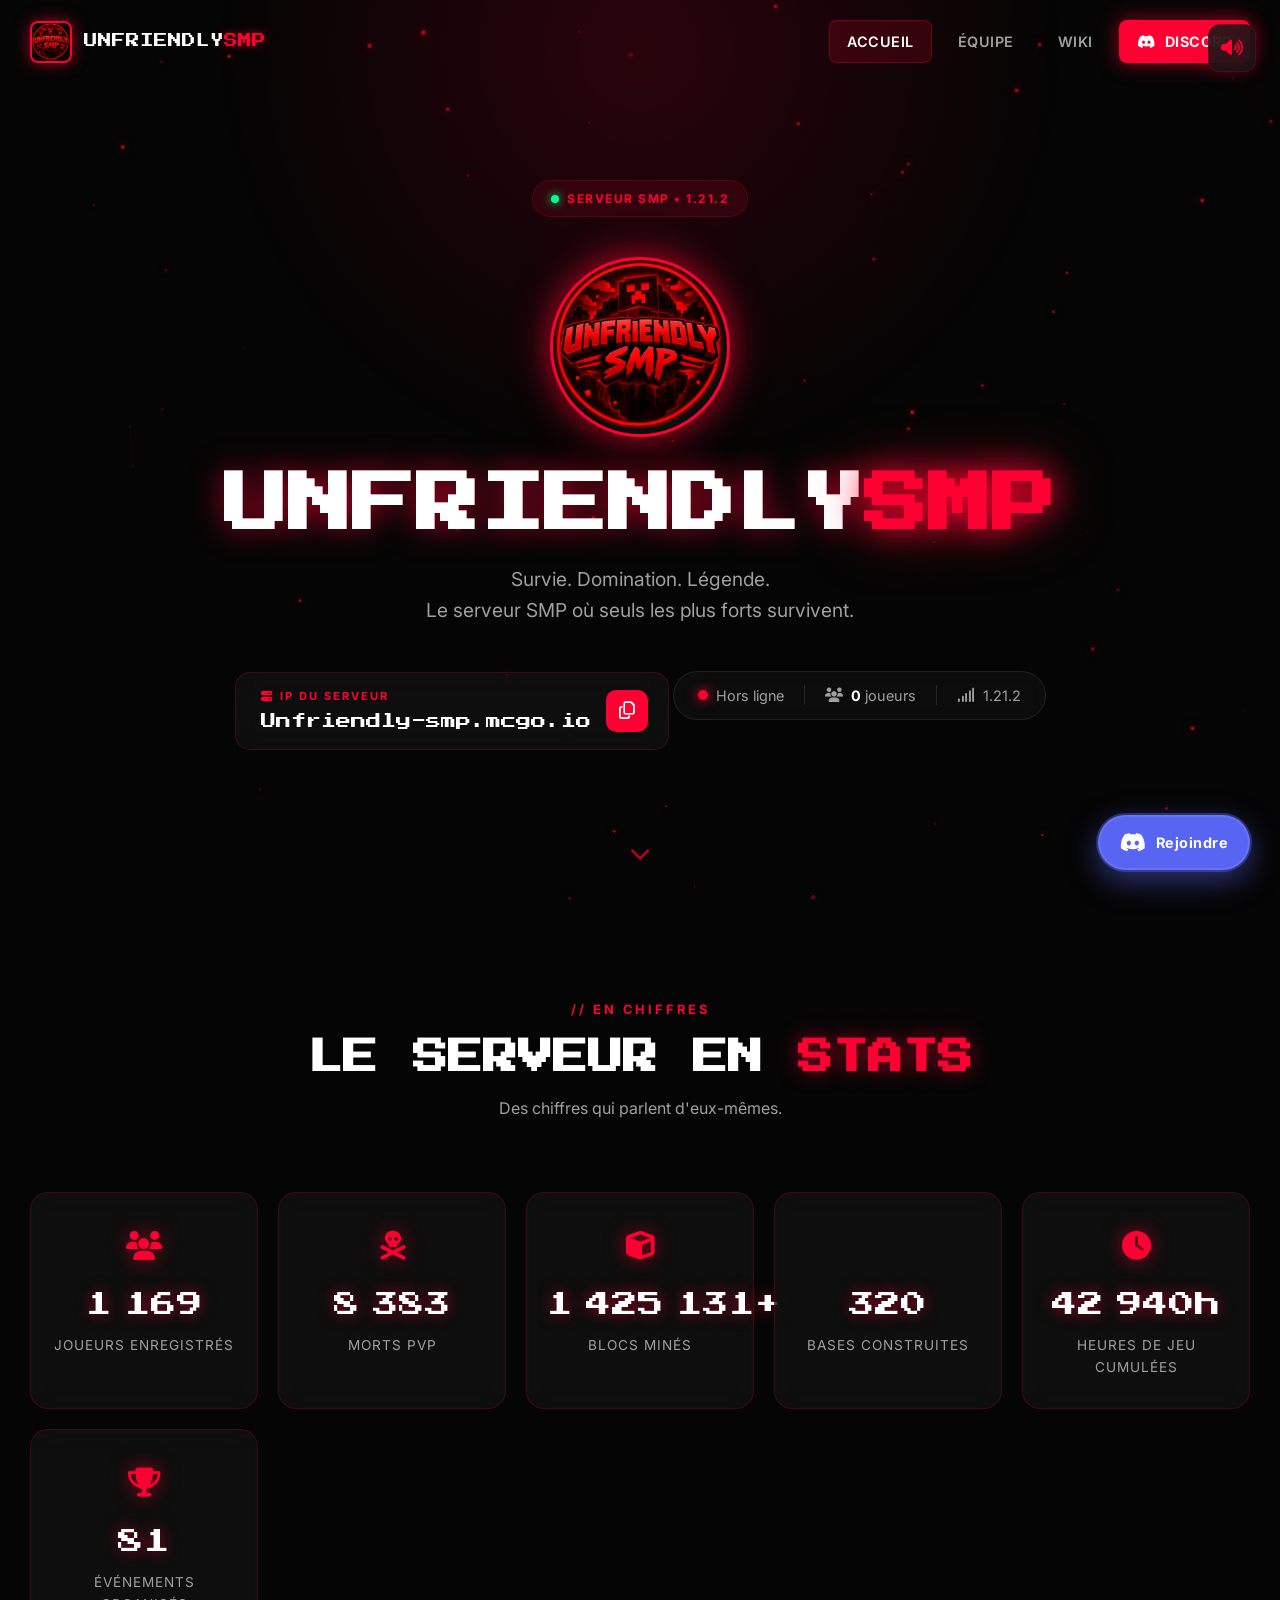
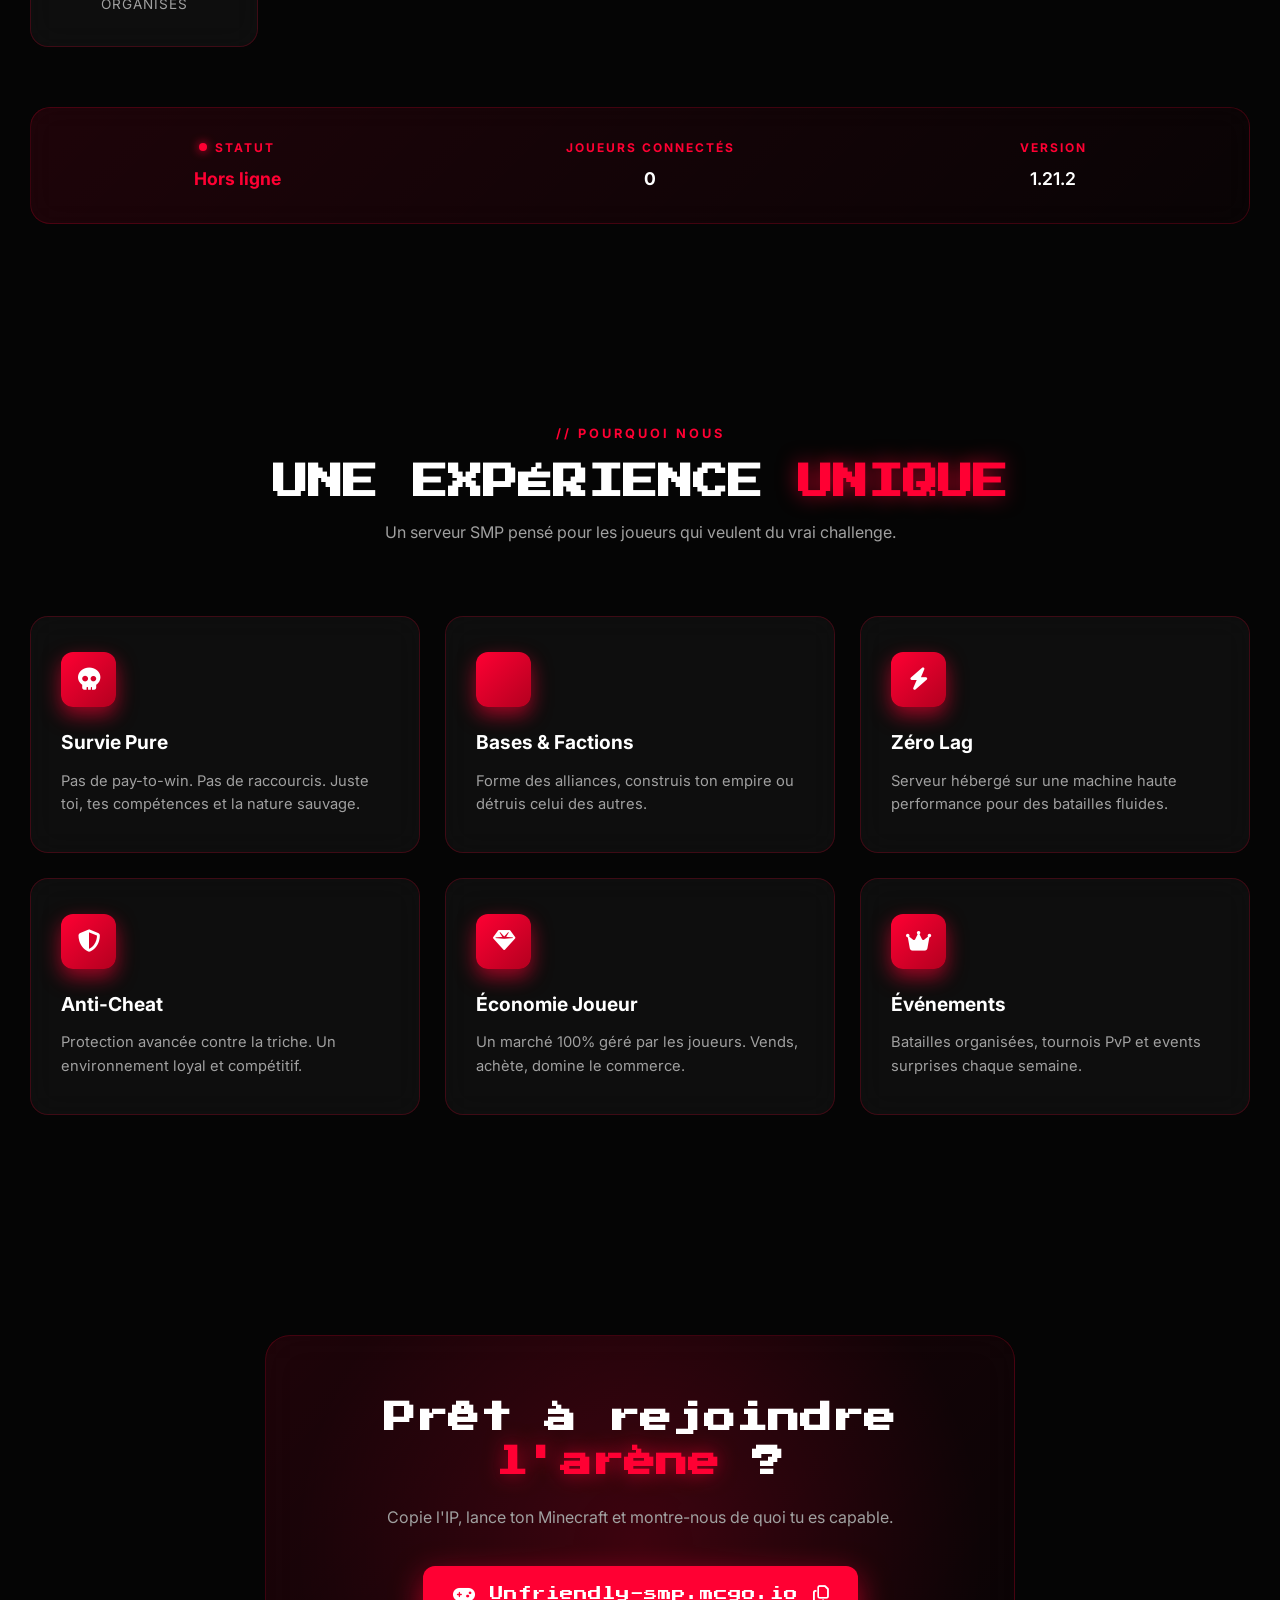
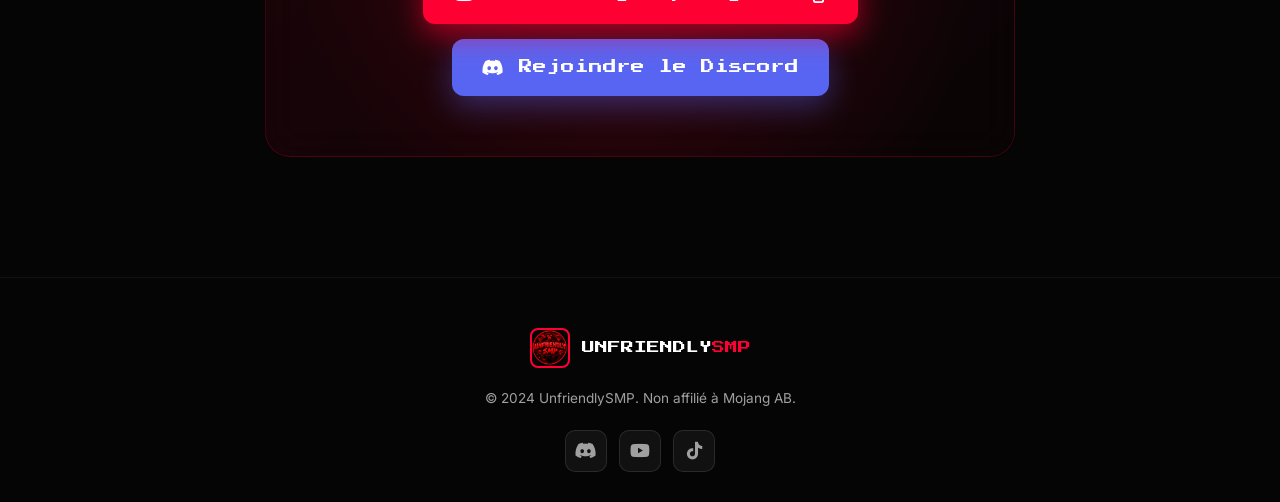
<file: index.html>
<!DOCTYPE html>
<html lang="fr">
<head>
    <meta charset="UTF-8">
    <meta name="viewport" content="width=device-width, initial-scale=1.0">
    <title>UnfriendlySMP — Survie. Domination. Légende.</title>
    <meta name="description" content="Rejoins l'UnfriendlySMP, le serveur Minecraft SMP le plus intense. IP: Unfriendly-smp.mcgo.io">
    
    <link rel="preconnect" href="https://fonts.googleapis.com">
    <link rel="preconnect" href="https://fonts.gstatic.com" crossorigin>
    <link href="https://fonts.googleapis.com/css2?family=Inter:wght@300;400;600;800;900&family=Press+Start+2P&display=swap" rel="stylesheet">
    <link rel="stylesheet" href="https://cdnjs.cloudflare.com/ajax/libs/font-awesome/6.4.0/css/all.min.css">
    <link rel="stylesheet" href="style.css">
</head>
<body>

    <audio id="bgm" src="bgm.mp3" loop preload="auto"></audio>

    <button id="mute-toggle" class="mute-toggle" title="Activer/Désactiver la musique" aria-label="Toggle music">
        <i class="fa-solid fa-volume-high"></i>
    </button>

    <canvas id="particles-canvas"></canvas>
    <div class="glow-bg"></div>

    <header id="header">
        <div class="nav-container">
            <a href="index.html" class="logo">
                <img src="logo.png" alt="UnfriendlySMP" onerror="this.src='https://placehold.co/60x60/ff0000/000000?text=US'">
                <span>UNFRIENDLY<span class="red">SMP</span></span>
            </a>
            
            <nav id="nav-menu">
                <a href="index.html" class="active">Accueil</a>
                <a href="equipe.html">Équipe</a>
                <a href="wiki.html">Wiki</a>
                <a href="https://discord.gg/QRZ3kePPKG" target="_blank" class="btn-nav">
                    <i class="fa-brands fa-discord"></i> Discord
                </a>
            </nav>

            <div class="burger" id="burger">
                <span></span><span></span><span></span>
            </div>
        </div>
    </header>

    <section class="hero" id="home">
        <div class="hero-content">
            <div class="hero-badge">
                <span class="dot-live"></span> SERVEUR SMP • 1.21.2
            </div>

            <div class="hero-logo-wrapper">
                <div class="hero-logo-glow"></div>
                <img src="logo.png" alt="UnfriendlySMP Logo" class="hero-logo" onerror="this.src='https://placehold.co/200x200/000000/ff0000?text=US'">
            </div>

            <h1 class="hero-title">UNFRIENDLY<span class="red">SMP</span></h1>
            
            <p class="hero-subtitle">
                Survie. Domination. Légende.<br>
                Le serveur SMP où seuls les plus forts survivent.
            </p>

            <div class="ip-container" onclick="copyIP()">
                <div class="ip-content">
                    <span class="ip-label"><i class="fa-solid fa-server"></i> IP DU SERVEUR</span>
                    <span class="ip-address">Unfriendly-smp.mcgo.io</span>
                </div>
                <div class="ip-copy-btn"><i class="fa-regular fa-copy"></i></div>
            </div>

            <div class="status-bar">
                <div class="status-item">
                    <span class="status-dot" id="status-dot"></span>
                    <span id="status-text">Vérification...</span>
                </div>
                <div class="separator"></div>
                <div class="status-item">
                    <i class="fa-solid fa-users"></i>
                    <span><strong id="player-count">--</strong> joueurs</span>
                </div>
                <div class="separator"></div>
                <div class="status-item">
                    <i class="fa-solid fa-signal"></i>
                    <span id="version-text">1.21.2</span>
                </div>
            </div>
        </div>

        <a href="#stats" class="scroll-down"><i class="fa-solid fa-chevron-down"></i></a>
    </section>

    <section class="section" id="stats">
        <div class="section-header">
            <span class="section-tag">// EN CHIFFRES</span>
            <h2 class="section-title">Le serveur en <span class="red">stats</span></h2>
            <p class="section-desc">Des chiffres qui parlent d'eux-mêmes.</p>
        </div>

        <div class="stats-grid">
            <div class="stat-card">
                <div class="stat-icon"><i class="fa-solid fa-users"></i></div>
                <div class="stat-number" data-target="1247">0</div>
                <div class="stat-label">Joueurs enregistrés</div>
            </div>
            <div class="stat-card">
                <div class="stat-icon"><i class="fa-solid fa-skull-crossbones"></i></div>
                <div class="stat-number" data-target="8942">0</div>
                <div class="stat-label">Morts PvP</div>
            </div>
            <div class="stat-card">
                <div class="stat-icon"><i class="fa-solid fa-cube"></i></div>
                <div class="stat-number" data-target="1520000" data-suffix="+">0</div>
                <div class="stat-label">Blocs minés</div>
            </div>
            <div class="stat-card">
                <div class="stat-icon"><i class="fa-solid fa-castle"></i></div>
                <div class="stat-number" data-target="342">0</div>
                <div class="stat-label">Bases construites</div>
            </div>
            <div class="stat-card">
                <div class="stat-icon"><i class="fa-solid fa-clock"></i></div>
                <div class="stat-number" data-target="45800" data-suffix="h">0</div>
                <div class="stat-label">Heures de jeu cumulées</div>
            </div>
            <div class="stat-card">
                <div class="stat-icon"><i class="fa-solid fa-trophy"></i></div>
                <div class="stat-number" data-target="87">0</div>
                <div class="stat-label">Événements organisés</div>
            </div>
        </div>

        <div class="live-stats-banner">
            <div class="live-stat">
                <span class="live-label"><span class="dot-live" id="live-dot"></span> STATUT</span>
                <span class="live-value"><strong id="live-status">Vérification...</strong></span>
            </div>
            <div class="live-stat">
                <span class="live-label">JOUEURS CONNECTÉS</span>
                <span class="live-value"><strong id="live-players">--</strong></span>
            </div>
            <div class="live-stat">
                <span class="live-label">VERSION</span>
                <span class="live-value" id="live-version">1.21.2</span>
            </div>
        </div>
    </section>

    <section class="section" id="features">
        <div class="section-header">
            <span class="section-tag">// POURQUOI NOUS</span>
            <h2 class="section-title">Une expérience <span class="red">unique</span></h2>
            <p class="section-desc">Un serveur SMP pensé pour les joueurs qui veulent du vrai challenge.</p>
        </div>

        <div class="features-grid">
            <div class="feature-card">
                <div class="feature-icon"><i class="fa-solid fa-skull"></i></div>
                <h3>Survie Pure</h3>
                <p>Pas de pay-to-win. Pas de raccourcis. Juste toi, tes compétences et la nature sauvage.</p>
            </div>
            <div class="feature-card">
                <div class="feature-icon"><i class="fa-solid fa-castle"></i></div>
                <h3>Bases & Factions</h3>
                <p>Forme des alliances, construis ton empire ou détruis celui des autres.</p>
            </div>
            <div class="feature-card">
                <div class="feature-icon"><i class="fa-solid fa-bolt"></i></div>
                <h3>Zéro Lag</h3>
                <p>Serveur hébergé sur une machine haute performance pour des batailles fluides.</p>
            </div>
            <div class="feature-card">
                <div class="feature-icon"><i class="fa-solid fa-shield-halved"></i></div>
                <h3>Anti-Cheat</h3>
                <p>Protection avancée contre la triche. Un environnement loyal et compétitif.</p>
            </div>
            <div class="feature-card">
                <div class="feature-icon"><i class="fa-solid fa-gem"></i></div>
                <h3>Économie Joueur</h3>
                <p>Un marché 100% géré par les joueurs. Vends, achète, domine le commerce.</p>
            </div>
            <div class="feature-card">
                <div class="feature-icon"><i class="fa-solid fa-crown"></i></div>
                <h3>Événements</h3>
                <p>Batailles organisées, tournois PvP et events surprises chaque semaine.</p>
            </div>
        </div>
    </section>

    <section class="cta-section" id="join">
        <div class="cta-content">
            <h2>Prêt à rejoindre <span class="red">l'arène</span> ?</h2>
            <p>Copie l'IP, lance ton Minecraft et montre-nous de quoi tu es capable.</p>
            
            <div class="cta-buttons">
                <div class="cta-ip" onclick="copyIP()">
                    <i class="fa-solid fa-gamepad"></i>
                    <span>Unfriendly-smp.mcgo.io</span>
                    <i class="fa-regular fa-copy"></i>
                </div>

                <a href="https://discord.gg/QRZ3kePPKG" target="_blank" class="cta-discord">
                    <i class="fa-brands fa-discord"></i>
                    <span>Rejoindre le Discord</span>
                </a>
            </div>
        </div>
    </section>

    <footer>
        <div class="footer-content">
            <div class="footer-brand">
                <img src="logo.png" alt="UnfriendlySMP" onerror="this.src='https://placehold.co/50x50/ff0000/000000?text=US'">
                <span>UNFRIENDLY<span class="red">SMP</span></span>
            </div>
            <p class="footer-text">© 2024 UnfriendlySMP. Non affilié à Mojang AB.</p>
            <div class="footer-socials">
                <a href="https://discord.gg/QRZ3kePPKG" target="_blank" title="Discord"><i class="fa-brands fa-discord"></i></a>
                <a href="#" title="YouTube"><i class="fa-brands fa-youtube"></i></a>
                <a href="#" title="TikTok"><i class="fa-brands fa-tiktok"></i></a>
            </div>
        </div>
    </footer>

    <!-- 🎮 BOUTON DISCORD FLOTTANT -->
    <a href="https://discord.gg/QRZ3kePPKG" target="_blank" class="discord-float" title="Rejoindre le Discord">
        <i class="fa-brands fa-discord"></i>
        <span class="discord-float-text">Rejoindre</span>
    </a>

    <div class="toast" id="toast">
        <i class="fa-solid fa-check"></i>
        <span>IP copiée dans le presse-papiers !</span>
    </div>

    <script src="script.js"></script>
</body>
</html>
</file>
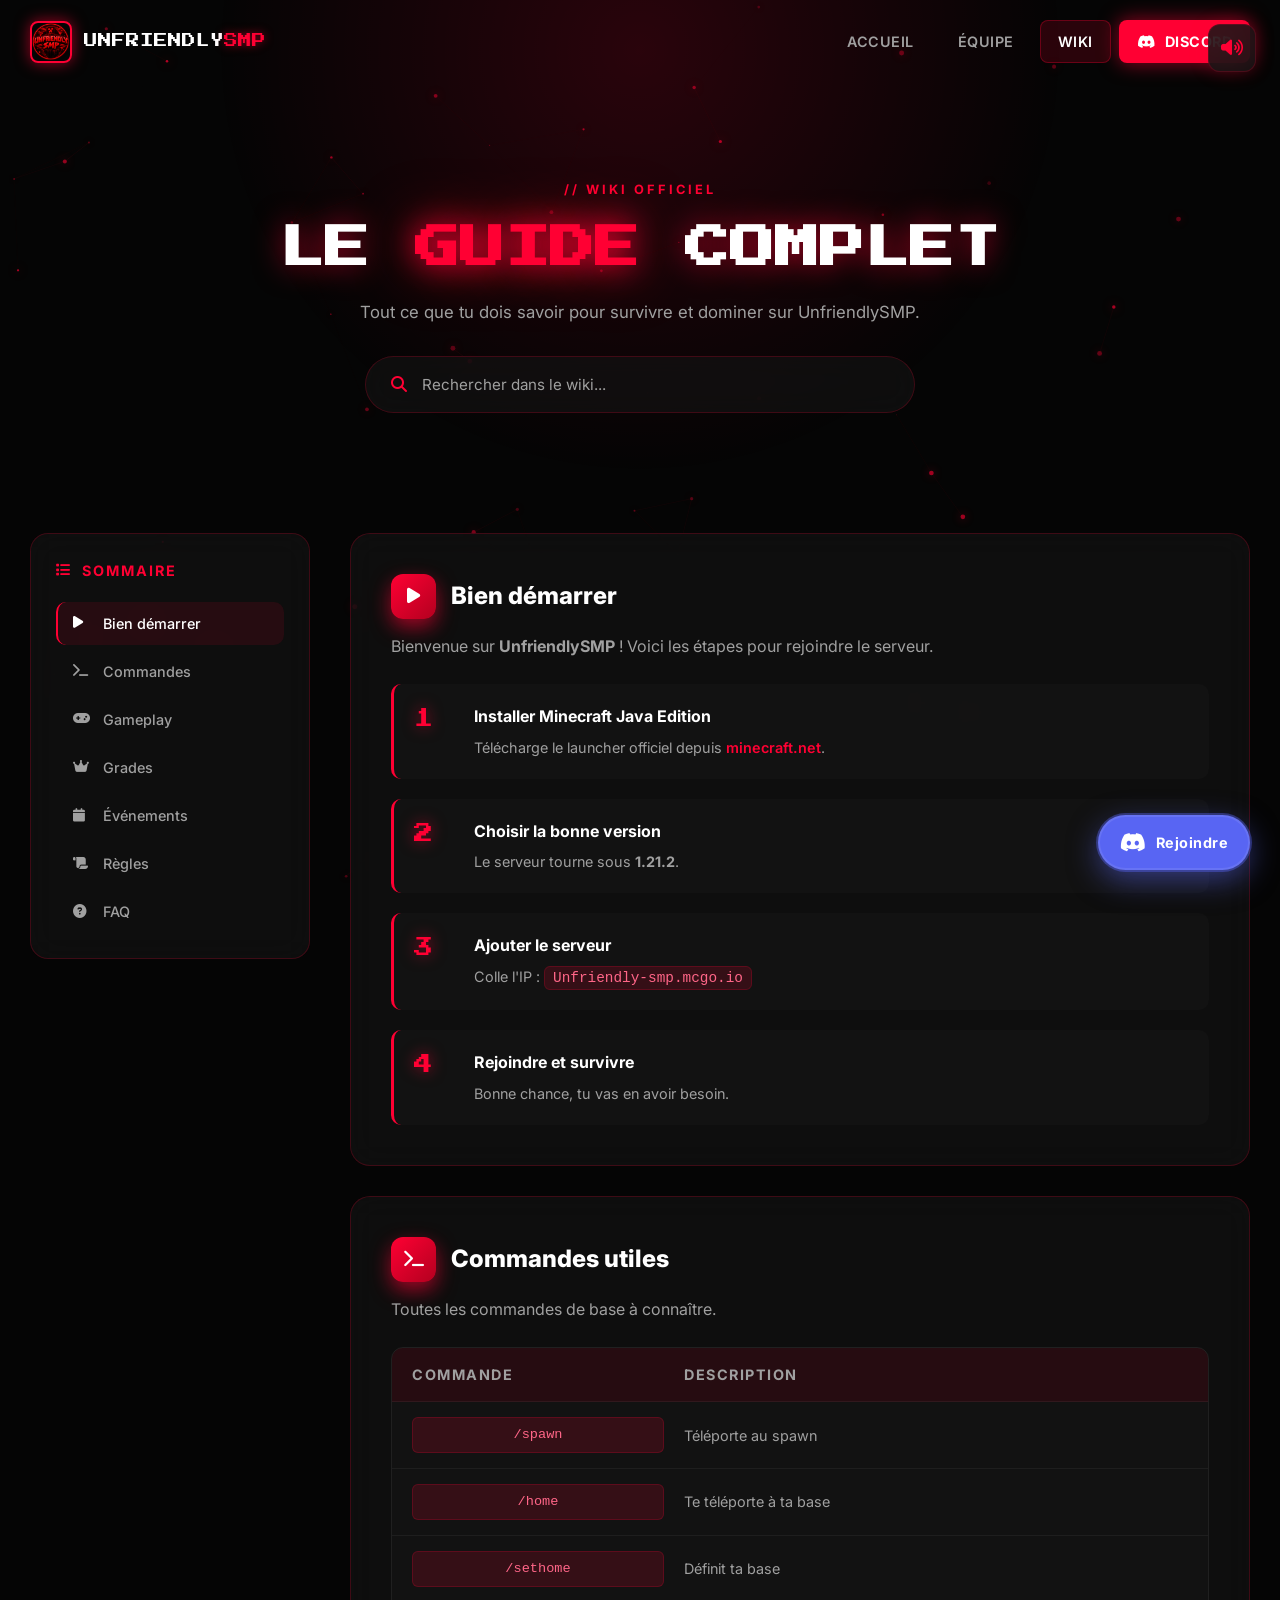
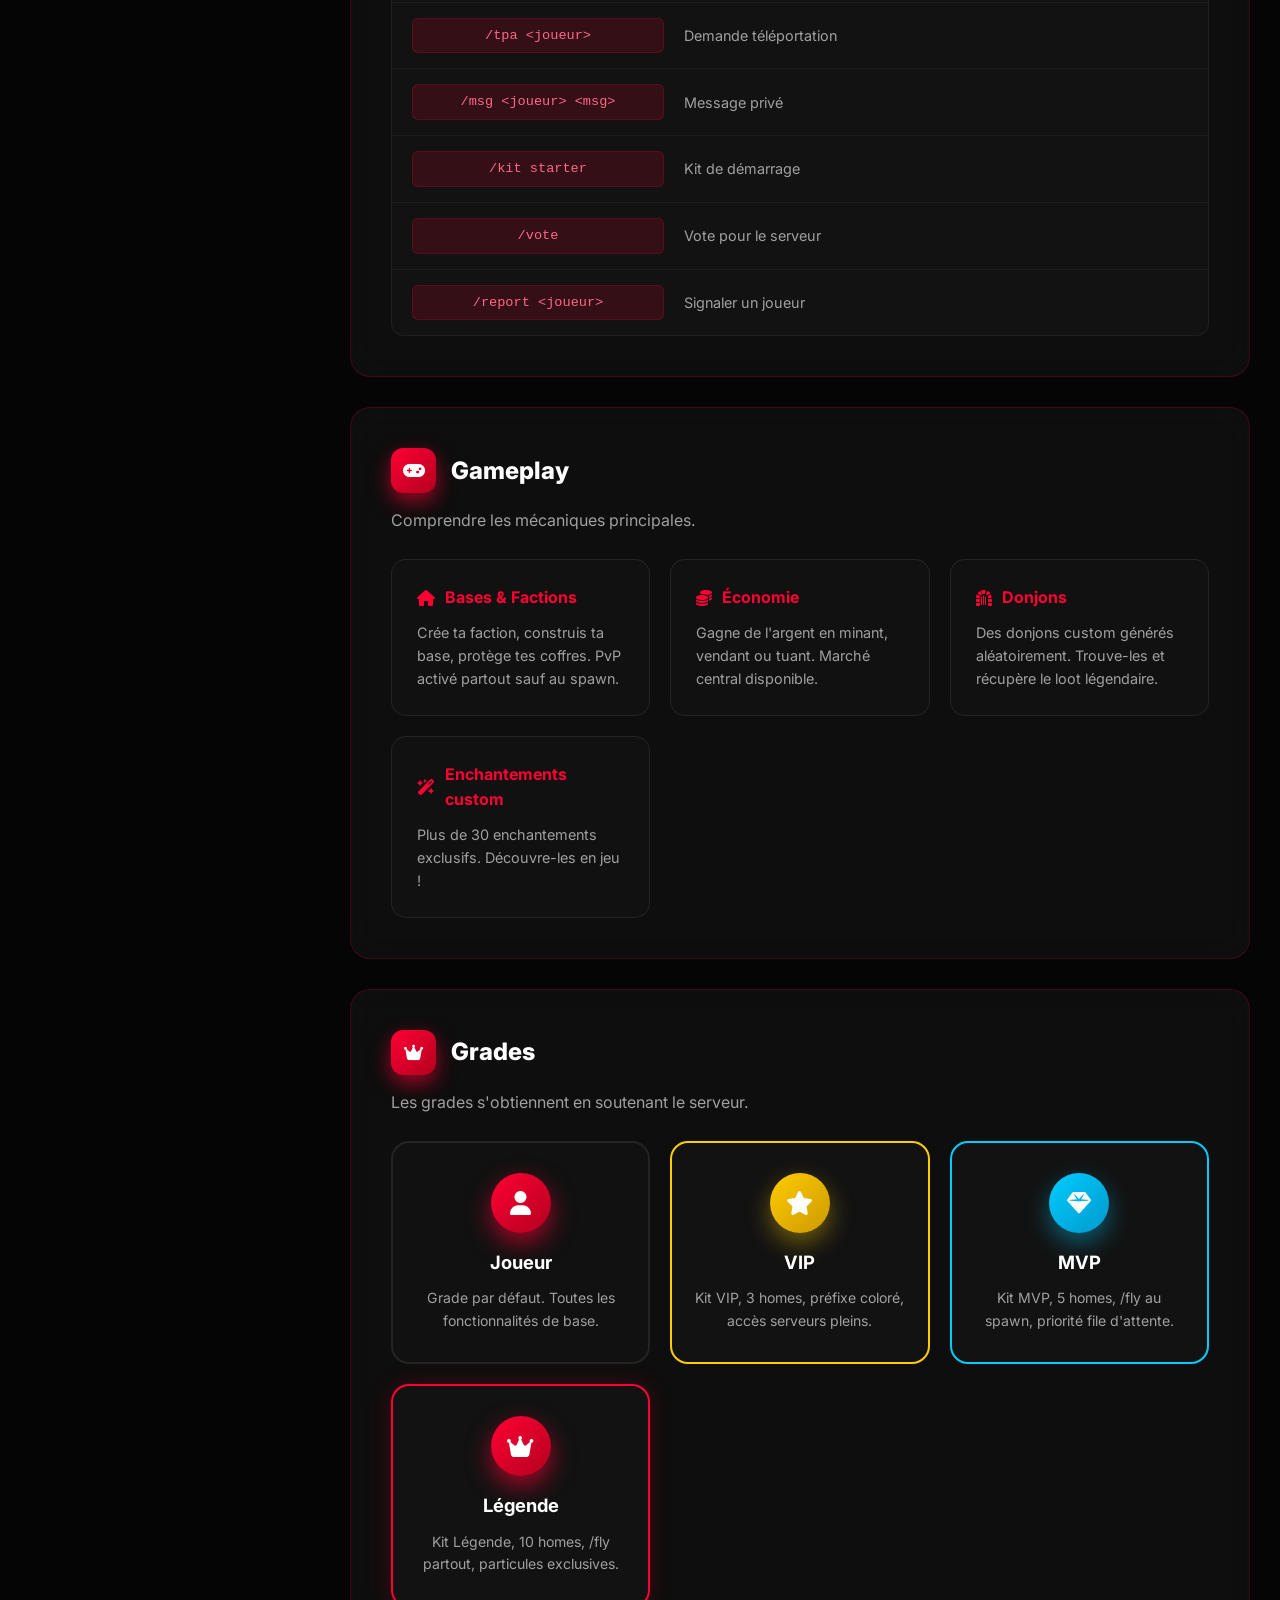
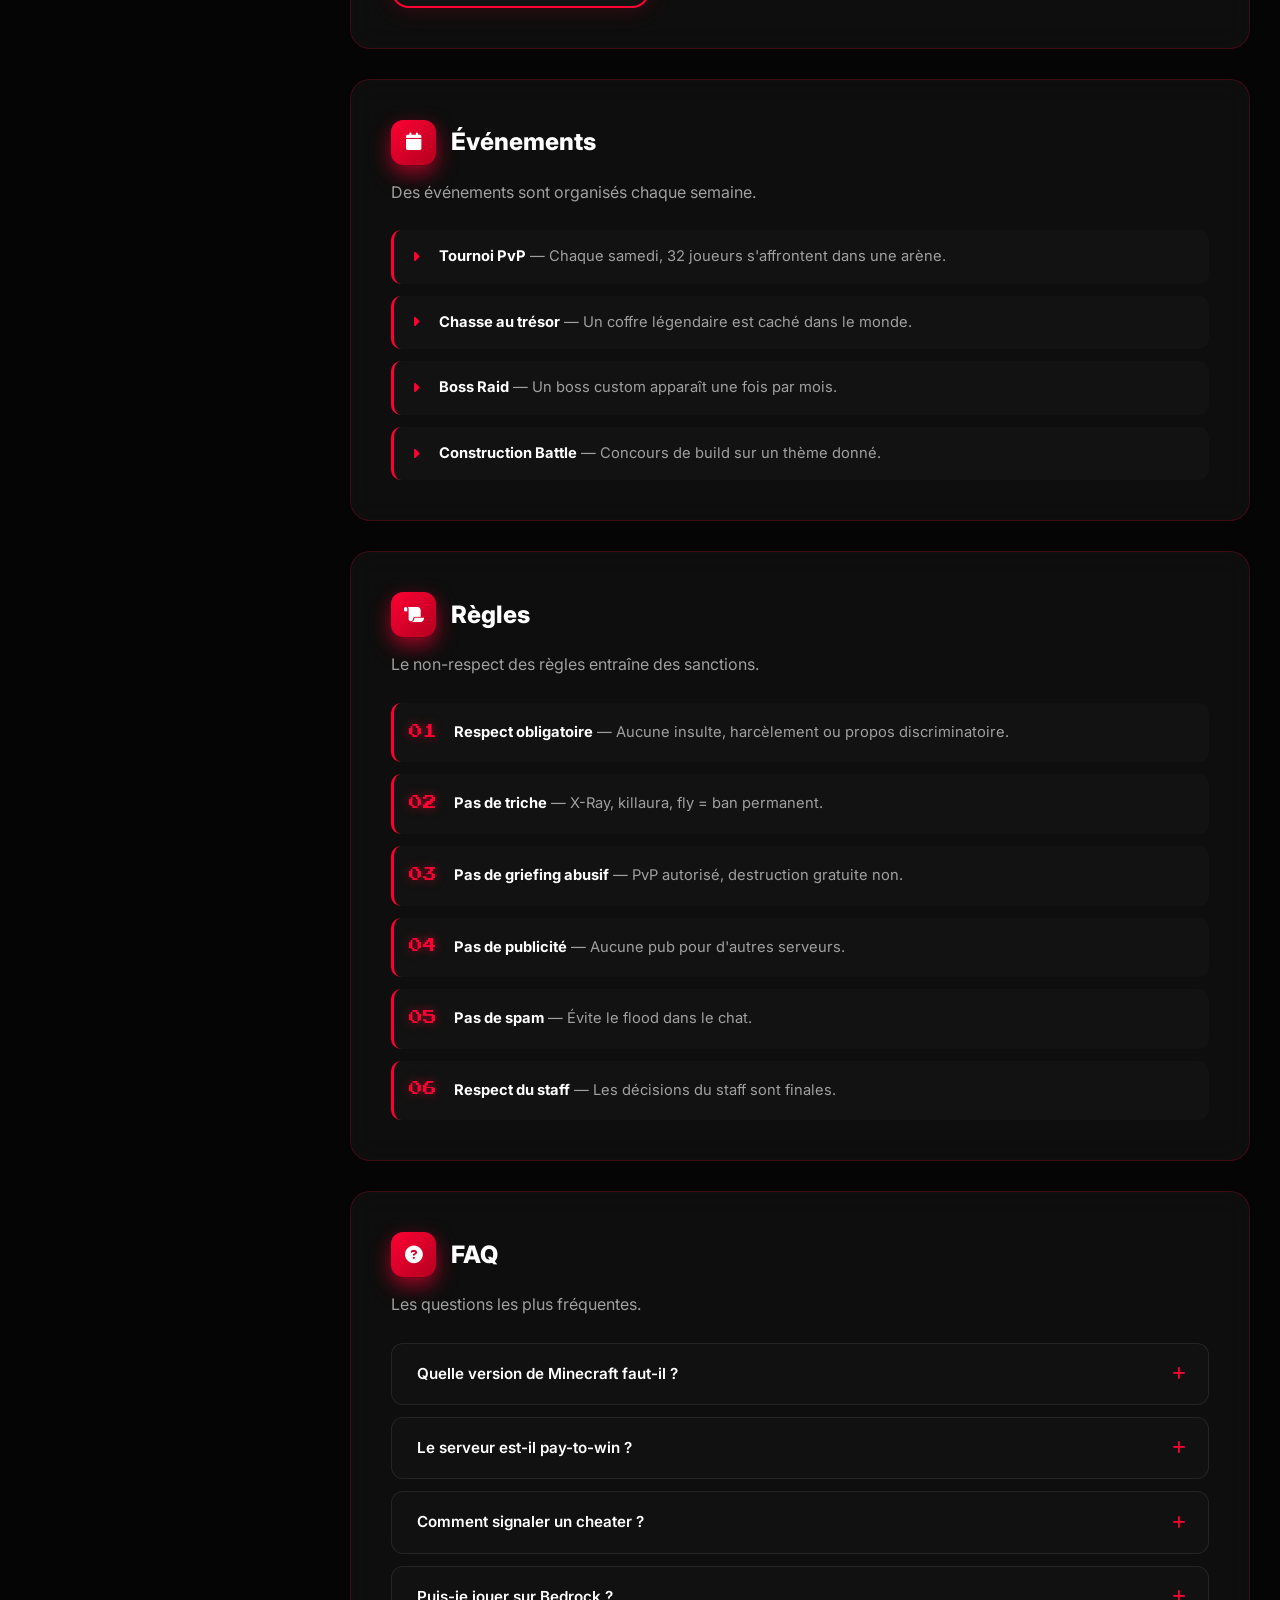
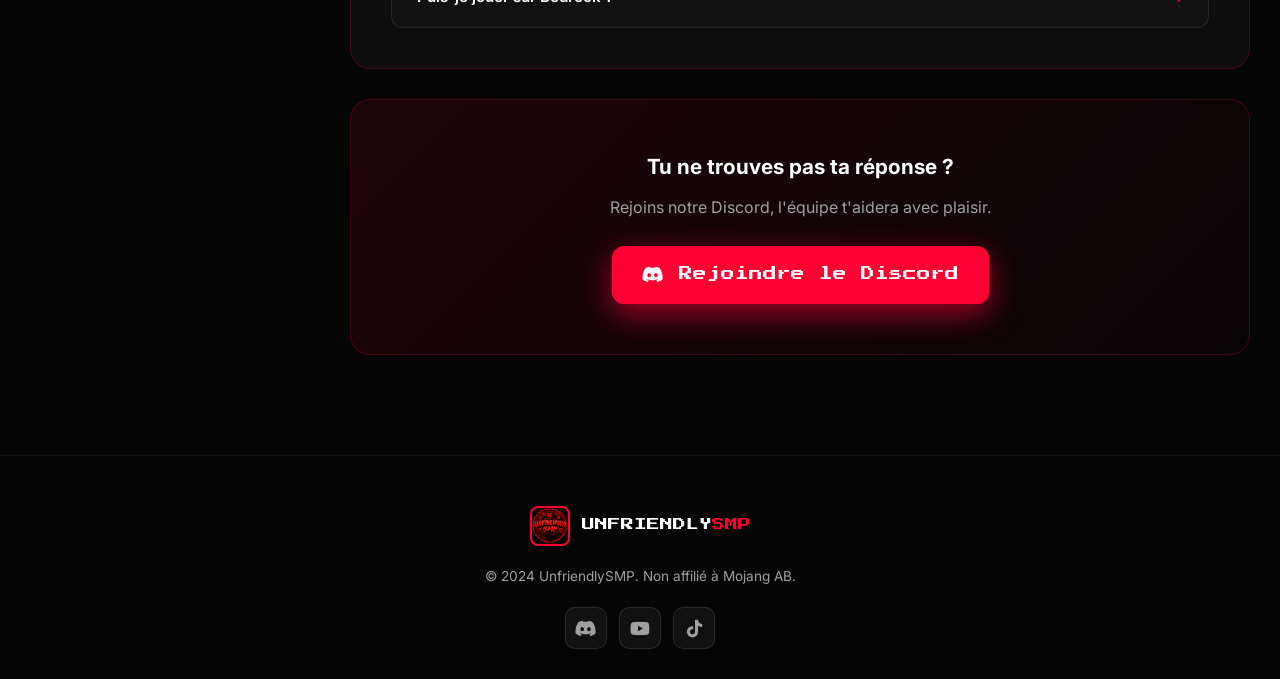
<file: wiki.html>
<!DOCTYPE html>
<html lang="fr">
<head>
    <meta charset="UTF-8">
    <meta name="viewport" content="width=device-width, initial-scale=1.0">
    <title>Wiki — UnfriendlySMP</title>
    <meta name="description" content="Guide complet du serveur UnfriendlySMP.">
    
    <link rel="preconnect" href="https://fonts.googleapis.com">
    <link rel="preconnect" href="https://fonts.gstatic.com" crossorigin>
    <link href="https://fonts.googleapis.com/css2?family=Inter:wght@300;400;600;800;900&family=Press+Start+2P&display=swap" rel="stylesheet">
    <link rel="stylesheet" href="https://cdnjs.cloudflare.com/ajax/libs/font-awesome/6.4.0/css/all.min.css">
    <link rel="stylesheet" href="style.css">
</head>
<body>

    <audio id="bgm" src="bgm.mp3" loop preload="auto"></audio>

    <button id="mute-toggle" class="mute-toggle" title="Activer/Désactiver la musique" aria-label="Toggle music">
        <i class="fa-solid fa-volume-high"></i>
    </button>

    <canvas id="particles-canvas"></canvas>
    <div class="glow-bg"></div>

    <header id="header">
        <div class="nav-container">
            <a href="index.html" class="logo">
                <img src="logo.png" alt="UnfriendlySMP" onerror="this.src='https://placehold.co/60x60/ff0000/000000?text=US'">
                <span>UNFRIENDLY<span class="red">SMP</span></span>
            </a>
            
            <nav id="nav-menu">
                <a href="index.html">Accueil</a>
                <a href="equipe.html">Équipe</a>
                <a href="wiki.html" class="active">Wiki</a>
                <a href="https://discord.gg/QRZ3kePPKG" target="_blank" class="btn-nav">
                    <i class="fa-brands fa-discord"></i> Discord
                </a>
            </nav>

            <div class="burger" id="burger">
                <span></span><span></span><span></span>
            </div>
        </div>
    </header>

    <section class="page-header">
        <div class="page-header-content">
            <span class="section-tag">// WIKI OFFICIEL</span>
            <h1 class="page-title">Le <span class="red">guide</span> complet</h1>
            <p class="page-subtitle">Tout ce que tu dois savoir pour survivre et dominer sur UnfriendlySMP.</p>

            <div class="wiki-search">
                <i class="fa-solid fa-magnifying-glass"></i>
                <input type="text" id="wiki-search-input" placeholder="Rechercher dans le wiki...">
            </div>
        </div>
    </section>

    <section class="wiki-layout">
        
        <aside class="wiki-sidebar">
            <h3><i class="fa-solid fa-list"></i> Sommaire</h3>
            <ul class="wiki-toc">
                <li><a href="#demarrer" class="toc-link active"><i class="fa-solid fa-play"></i> Bien démarrer</a></li>
                <li><a href="#commandes" class="toc-link"><i class="fa-solid fa-terminal"></i> Commandes</a></li>
                <li><a href="#gameplay" class="toc-link"><i class="fa-solid fa-gamepad"></i> Gameplay</a></li>
                <li><a href="#grades" class="toc-link"><i class="fa-solid fa-crown"></i> Grades</a></li>
                <li><a href="#evenements" class="toc-link"><i class="fa-solid fa-calendar"></i> Événements</a></li>
                <li><a href="#regles" class="toc-link"><i class="fa-solid fa-scroll"></i> Règles</a></li>
                <li><a href="#faq" class="toc-link"><i class="fa-solid fa-circle-question"></i> FAQ</a></li>
            </ul>
        </aside>

        <main class="wiki-content">

            <article class="wiki-section" id="demarrer">
                <h2><i class="fa-solid fa-play"></i> Bien démarrer</h2>
                <p>Bienvenue sur <strong>UnfriendlySMP</strong> ! Voici les étapes pour rejoindre le serveur.</p>

                <div class="wiki-steps">
                    <div class="wiki-step">
                        <span class="step-num">1</span>
                        <div>
                            <h4>Installer Minecraft Java Edition</h4>
                            <p>Télécharge le launcher officiel depuis <a href="https://www.minecraft.net/" target="_blank">minecraft.net</a>.</p>
                        </div>
                    </div>
                    <div class="wiki-step">
                        <span class="step-num">2</span>
                        <div>
                            <h4>Choisir la bonne version</h4>
                            <p>Le serveur tourne sous <strong>1.21.2</strong>.</p>
                        </div>
                    </div>
                    <div class="wiki-step">
                        <span class="step-num">3</span>
                        <div>
                            <h4>Ajouter le serveur</h4>
                            <p>Colle l'IP : <code>Unfriendly-smp.mcgo.io</code></p>
                        </div>
                    </div>
                    <div class="wiki-step">
                        <span class="step-num">4</span>
                        <div>
                            <h4>Rejoindre et survivre</h4>
                            <p>Bonne chance, tu vas en avoir besoin.</p>
                        </div>
                    </div>
                </div>
            </article>

            <article class="wiki-section" id="commandes">
                <h2><i class="fa-solid fa-terminal"></i> Commandes utiles</h2>
                <p>Toutes les commandes de base à connaître.</p>

                <div class="commands-table">
                    <div class="command-row header">
                        <span>Commande</span>
                        <span>Description</span>
                    </div>
                    <div class="command-row"><code>/spawn</code><span>Téléporte au spawn</span></div>
                    <div class="command-row"><code>/home</code><span>Te téléporte à ta base</span></div>
                    <div class="command-row"><code>/sethome</code><span>Définit ta base</span></div>
                    <div class="command-row"><code>/tpa &lt;joueur&gt;</code><span>Demande téléportation</span></div>
                    <div class="command-row"><code>/msg &lt;joueur&gt; &lt;msg&gt;</code><span>Message privé</span></div>
                    <div class="command-row"><code>/kit starter</code><span>Kit de démarrage</span></div>
                    <div class="command-row"><code>/vote</code><span>Vote pour le serveur</span></div>
                    <div class="command-row"><code>/report &lt;joueur&gt;</code><span>Signaler un joueur</span></div>
                </div>
            </article>

            <article class="wiki-section" id="gameplay">
                <h2><i class="fa-solid fa-gamepad"></i> Gameplay</h2>
                <p>Comprendre les mécaniques principales.</p>

                <div class="wiki-cards">
                    <div class="wiki-card">
                        <h4><i class="fa-solid fa-house"></i> Bases & Factions</h4>
                        <p>Crée ta faction, construis ta base, protège tes coffres. PvP activé partout sauf au spawn.</p>
                    </div>
                    <div class="wiki-card">
                        <h4><i class="fa-solid fa-coins"></i> Économie</h4>
                        <p>Gagne de l'argent en minant, vendant ou tuant. Marché central disponible.</p>
                    </div>
                    <div class="wiki-card">
                        <h4><i class="fa-solid fa-dungeon"></i> Donjons</h4>
                        <p>Des donjons custom générés aléatoirement. Trouve-les et récupère le loot légendaire.</p>
                    </div>
                    <div class="wiki-card">
                        <h4><i class="fa-solid fa-wand-magic-sparkles"></i> Enchantements custom</h4>
                        <p>Plus de 30 enchantements exclusifs. Découvre-les en jeu !</p>
                    </div>
                </div>
            </article>

            <article class="wiki-section" id="grades">
                <h2><i class="fa-solid fa-crown"></i> Grades</h2>
                <p>Les grades s'obtiennent en soutenant le serveur.</p>

                <div class="grades-grid">
                    <div class="grade-card">
                        <div class="grade-icon"><i class="fa-solid fa-user"></i></div>
                        <h4>Joueur</h4>
                        <p>Grade par défaut. Toutes les fonctionnalités de base.</p>
                    </div>
                    <div class="grade-card vip">
                        <div class="grade-icon"><i class="fa-solid fa-star"></i></div>
                        <h4>VIP</h4>
                        <p>Kit VIP, 3 homes, préfixe coloré, accès serveurs pleins.</p>
                    </div>
                    <div class="grade-card mvp">
                        <div class="grade-icon"><i class="fa-solid fa-gem"></i></div>
                        <h4>MVP</h4>
                        <p>Kit MVP, 5 homes, /fly au spawn, priorité file d'attente.</p>
                    </div>
                    <div class="grade-card legend">
                        <div class="grade-icon"><i class="fa-solid fa-crown"></i></div>
                        <h4>Légende</h4>
                        <p>Kit Légende, 10 homes, /fly partout, particules exclusives.</p>
                    </div>
                </div>
            </article>

            <article class="wiki-section" id="evenements">
                <h2><i class="fa-solid fa-calendar"></i> Événements</h2>
                <p>Des événements sont organisés chaque semaine.</p>

                <ul class="wiki-list">
                    <li><strong>Tournoi PvP</strong> — Chaque samedi, 32 joueurs s'affrontent dans une arène.</li>
                    <li><strong>Chasse au trésor</strong> — Un coffre légendaire est caché dans le monde.</li>
                    <li><strong>Boss Raid</strong> — Un boss custom apparaît une fois par mois.</li>
                    <li><strong>Construction Battle</strong> — Concours de build sur un thème donné.</li>
                </ul>
            </article>

            <article class="wiki-section" id="regles">
                <h2><i class="fa-solid fa-scroll"></i> Règles</h2>
                <p>Le non-respect des règles entraîne des sanctions.</p>

                <ol class="wiki-rules">
                    <li><strong>Respect obligatoire</strong> — Aucune insulte, harcèlement ou propos discriminatoire.</li>
                    <li><strong>Pas de triche</strong> — X-Ray, killaura, fly = ban permanent.</li>
                    <li><strong>Pas de griefing abusif</strong> — PvP autorisé, destruction gratuite non.</li>
                    <li><strong>Pas de publicité</strong> — Aucune pub pour d'autres serveurs.</li>
                    <li><strong>Pas de spam</strong> — Évite le flood dans le chat.</li>
                    <li><strong>Respect du staff</strong> — Les décisions du staff sont finales.</li>
                </ol>
            </article>

            <article class="wiki-section" id="faq">
                <h2><i class="fa-solid fa-circle-question"></i> FAQ</h2>
                <p>Les questions les plus fréquentes.</p>

                <div class="faq-list">
                    <details class="faq-item">
                        <summary>Quelle version de Minecraft faut-il ?</summary>
                        <p>Nous supportons la version <strong>1.21.2</strong>.</p>
                    </details>
                    <details class="faq-item">
                        <summary>Le serveur est-il pay-to-win ?</summary>
                        <p>Non. Les grades apportent du confort mais aucun avantage en PvP.</p>
                    </details>
                    <details class="faq-item">
                        <summary>Comment signaler un cheater ?</summary>
                        <p>Utilise <code>/report &lt;pseudo&gt;</code> en jeu ou ouvre un ticket sur Discord.</p>
                    </details>
                    <details class="faq-item">
                        <summary>Puis-je jouer sur Bedrock ?</summary>
                        <p>Non, le serveur est exclusivement Java Edition.</p>
                    </details>
                </div>
            </article>

            <div class="wiki-cta">
                <h3>Tu ne trouves pas ta réponse ?</h3>
                <p>Rejoins notre Discord, l'équipe t'aidera avec plaisir.</p>
                <a href="https://discord.gg/QRZ3kePPKG" target="_blank" class="cta-ip" style="text-decoration:none; display:inline-flex;">
                    <i class="fa-brands fa-discord"></i>
                    <span>Rejoindre le Discord</span>
                </a>
            </div>

        </main>
    </section>

    <footer>
        <div class="footer-content">
            <div class="footer-brand">
                <img src="logo.png" alt="UnfriendlySMP" onerror="this.src='https://placehold.co/50x50/ff0000/000000?text=US'">
                <span>UNFRIENDLY<span class="red">SMP</span></span>
            </div>
            <p class="footer-text">© 2024 UnfriendlySMP. Non affilié à Mojang AB.</p>
            <div class="footer-socials">
                <a href="https://discord.gg/QRZ3kePPKG" target="_blank" title="Discord"><i class="fa-brands fa-discord"></i></a>
                <a href="#" title="YouTube"><i class="fa-brands fa-youtube"></i></a>
                <a href="#" title="TikTok"><i class="fa-brands fa-tiktok"></i></a>
            </div>
        </div>
    </footer>

    <!-- 🎮 BOUTON DISCORD FLOTTANT -->
    <a href="https://discord.gg/QRZ3kePPKG" target="_blank" class="discord-float" title="Rejoindre le Discord">
        <i class="fa-brands fa-discord"></i>
        <span class="discord-float-text">Rejoindre</span>
    </a>

    <div class="toast" id="toast">
        <i class="fa-solid fa-check"></i>
        <span>Copié !</span>
    </div>

    <script src="script.js"></script>
</body>
</html>
</file>
<file: style.css>
/* ============================================================
   UNFRIENDLYSMP — FEUILLE DE STYLE COMPLÈTE
   ============================================================ */

:root {
    --red: #ff0033;
    --red-dark: #b3001f;
    --red-glow: rgba(255, 0, 51, 0.6);
    --bg: #050505;
    --bg-2: #0d0d0d;
    --card: rgba(20, 20, 20, 0.6);
    --border: rgba(255, 0, 51, 0.2);
    --text: #ffffff;
    --text-dim: #a0a0a0;
    --green: #00ff88;
    --radius: 15px;
}

* { margin: 0; padding: 0; box-sizing: border-box; }

html { scroll-behavior: smooth; }

body {
    font-family: 'Inter', sans-serif;
    background: var(--bg);
    color: var(--text);
    overflow-x: hidden;
    line-height: 1.6;
    position: relative;
    min-height: 100vh;
}

img { max-width: 100%; display: block; }
a { color: inherit; }
button { font-family: inherit; }

/* ============================================================
   CANVAS + GLOW
   ============================================================ */
#particles-canvas {
    position: fixed;
    top: 0;
    left: 0;
    width: 100%;
    height: 100%;
    z-index: 0;
    pointer-events: none;
}

.glow-bg {
    position: fixed;
    top: -50%;
    left: 50%;
    transform: translateX(-50%);
    width: 1000px;
    height: 1000px;
    background: radial-gradient(circle, rgba(255, 0, 51, 0.15) 0%, transparent 60%);
    z-index: 0;
    pointer-events: none;
    animation: glowPulse 8s ease-in-out infinite;
}

@keyframes glowPulse {
    0%, 100% { opacity: 0.6; transform: translateX(-50%) scale(1); }
    50% { opacity: 1; transform: translateX(-50%) scale(1.1); }
}

/* ============================================================
   BOUTON MUTE
   ============================================================ */
.mute-toggle {
    position: fixed;
    top: 24px;
    right: 24px;
    width: 48px;
    height: 48px;
    display: flex;
    align-items: center;
    justify-content: center;
    background: rgba(20, 20, 20, 0.85);
    border: 1px solid var(--border);
    border-radius: 12px;
    color: var(--red);
    font-size: 1.1rem;
    cursor: pointer;
    z-index: 2000;
    backdrop-filter: blur(15px);
    -webkit-backdrop-filter: blur(15px);
    transition: all 0.3s ease;
    box-shadow: 0 0 20px rgba(255, 0, 51, 0.2);
}

.mute-toggle:hover {
    background: var(--red);
    color: white;
    transform: scale(1.08);
    box-shadow: 0 0 25px var(--red-glow);
}

.mute-toggle.muted {
    color: #666;
    border-color: rgba(255, 255, 255, 0.1);
    box-shadow: none;
}

.mute-toggle.muted:hover { background: #333; color: white; }

/* ============================================================
   HEADER / NAV
   ============================================================ */
header {
    position: fixed;
    top: 0;
    left: 0;
    width: 100%;
    z-index: 1000;
    padding: 20px 0;
    transition: all 0.4s ease;
}

header.scrolled {
    background: rgba(5, 5, 5, 0.85);
    backdrop-filter: blur(20px);
    -webkit-backdrop-filter: blur(20px);
    border-bottom: 1px solid var(--border);
    padding: 12px 0;
}

.nav-container {
    max-width: 1300px;
    margin: 0 auto;
    padding: 0 30px;
    display: flex;
    justify-content: space-between;
    align-items: center;
}

.logo {
    display: flex;
    align-items: center;
    gap: 12px;
    text-decoration: none;
    color: white;
    font-family: 'Press Start 2P', cursive;
    font-size: 0.85rem;
    transition: transform 0.3s;
    flex-shrink: 0;
}

.logo:hover { transform: scale(1.05); }

.logo img {
    width: 42px;
    height: 42px;
    border-radius: 8px;
    border: 2px solid var(--red);
    box-shadow: 0 0 15px var(--red-glow);
    object-fit: cover;
}

.logo .red { color: var(--red); text-shadow: 0 0 10px var(--red-glow); }

nav { display: flex; align-items: center; gap: 8px; }

nav a {
    color: var(--text-dim);
    text-decoration: none;
    font-weight: 600;
    font-size: 0.9rem;
    padding: 10px 18px;
    border-radius: 8px;
    transition: all 0.3s;
    text-transform: uppercase;
    letter-spacing: 0.5px;
    white-space: nowrap;
}

nav a:hover { color: white; background: rgba(255, 0, 51, 0.1); }

nav a.active {
    color: white;
    background: rgba(255, 0, 51, 0.15);
    box-shadow: inset 0 0 0 1px rgba(255, 0, 51, 0.3);
}

.btn-nav {
    background: var(--red) !important;
    color: white !important;
    box-shadow: 0 0 20px var(--red-glow);
    font-weight: 700;
}

.btn-nav:hover {
    background: var(--red-dark) !important;
    transform: translateY(-2px);
    box-shadow: 0 0 30px var(--red-glow);
}

.burger {
    display: none;
    flex-direction: column;
    gap: 5px;
    cursor: pointer;
    padding: 8px;
    z-index: 1001;
}

.burger span {
    width: 25px;
    height: 2px;
    background: white;
    transition: 0.3s;
    border-radius: 2px;
}

.burger.active span:nth-child(1) { transform: translateY(7px) rotate(45deg); }
.burger.active span:nth-child(2) { opacity: 0; }
.burger.active span:nth-child(3) { transform: translateY(-7px) rotate(-45deg); }

/* ============================================================
   HERO
   ============================================================ */
.hero {
    min-height: 100vh;
    display: flex;
    flex-direction: column;
    justify-content: center;
    align-items: center;
    text-align: center;
    padding: 120px 20px 60px;
    position: relative;
    z-index: 1;
}

.hero-content { max-width: 900px; width: 100%; }

.hero-badge {
    display: inline-flex;
    align-items: center;
    gap: 8px;
    padding: 8px 18px;
    background: rgba(255, 0, 51, 0.1);
    border: 1px solid var(--border);
    border-radius: 50px;
    font-size: 0.75rem;
    font-weight: 700;
    letter-spacing: 1.5px;
    text-transform: uppercase;
    color: var(--red);
    margin-bottom: 40px;
    animation: fadeInDown 0.8s ease;
}

.dot-live {
    width: 8px;
    height: 8px;
    background: var(--green);
    border-radius: 50%;
    box-shadow: 0 0 10px var(--green);
    animation: blink 1.5s infinite;
    display: inline-block;
}

.dot-live.offline {
    background: var(--red);
    box-shadow: 0 0 10px var(--red);
}

@keyframes blink {
    0%, 100% { opacity: 1; }
    50% { opacity: 0.3; }
}

.hero-logo-wrapper {
    position: relative;
    width: 180px;
    height: 180px;
    margin: 0 auto 30px;
    animation: fadeInUp 0.8s ease 0.2s both;
}

.hero-logo-glow {
    position: absolute;
    inset: -20px;
    background: radial-gradient(circle, var(--red-glow) 0%, transparent 70%);
    border-radius: 50%;
    animation: pulseGlow 3s ease-in-out infinite;
}

@keyframes pulseGlow {
    0%, 100% { transform: scale(1); opacity: 0.6; }
    50% { transform: scale(1.2); opacity: 1; }
}

.hero-logo {
    width: 100%;
    height: 100%;
    border-radius: 50%;
    object-fit: cover;
    border: 3px solid var(--red);
    box-shadow: 0 0 40px var(--red-glow), inset 0 0 20px rgba(0,0,0,0.5);
    position: relative;
    z-index: 1;
    background: #111;
}

.hero-title {
    font-family: 'Press Start 2P', cursive;
    font-size: 3rem;
    font-size: clamp(2rem, 6vw, 4rem);
    line-height: 1.2;
    margin-bottom: 20px;
    text-transform: uppercase;
    text-shadow: 0 0 30px var(--red-glow);
    animation: fadeInUp 0.8s ease 0.4s both;
}

.hero-title .red {
    color: var(--red);
    text-shadow: 0 0 30px var(--red), 0 0 60px var(--red-glow);
}

.hero-subtitle {
    font-size: 1.1rem;
    font-size: clamp(1rem, 2vw, 1.2rem);
    color: var(--text-dim);
    margin-bottom: 45px;
    max-width: 600px;
    margin-left: auto;
    margin-right: auto;
    animation: fadeInUp 0.8s ease 0.6s both;
}

/* ============================================================
   IP CONTAINER
   ============================================================ */
.ip-container {
    display: inline-flex;
    align-items: center;
    gap: 15px;
    padding: 15px 20px 15px 25px;
    background: var(--card);
    border: 1px solid var(--border);
    border-radius: var(--radius);
    backdrop-filter: blur(15px);
    -webkit-backdrop-filter: blur(15px);
    cursor: pointer;
    transition: all 0.3s;
    margin-bottom: 30px;
    animation: fadeInUp 0.8s ease 0.8s both;
    position: relative;
    overflow: hidden;
}

.ip-container::before {
    content: '';
    position: absolute;
    inset: 0;
    background: linear-gradient(90deg, transparent, rgba(255,0,51,0.15), transparent);
    transform: translateX(-100%);
    transition: transform 0.6s;
}

.ip-container:hover::before { transform: translateX(100%); }

.ip-container:hover {
    border-color: var(--red);
    box-shadow: 0 0 30px var(--red-glow);
    transform: translateY(-3px);
}

.ip-content {
    display: flex;
    flex-direction: column;
    align-items: flex-start;
    gap: 4px;
}

.ip-label {
    font-size: 0.7rem;
    color: var(--red);
    letter-spacing: 2px;
    font-weight: 700;
    display: flex;
    align-items: center;
    gap: 6px;
}

.ip-address {
    font-family: 'Press Start 2P', cursive;
    font-size: 0.85rem;
    font-size: clamp(0.7rem, 1.5vw, 0.95rem);
    color: white;
}

.ip-copy-btn {
    width: 42px;
    height: 42px;
    display: flex;
    align-items: center;
    justify-content: center;
    background: var(--red);
    border-radius: 10px;
    color: white;
    font-size: 1.1rem;
    transition: all 0.3s;
    flex-shrink: 0;
}

.ip-container:hover .ip-copy-btn {
    background: var(--red-dark);
    transform: rotate(5deg) scale(1.1);
}

/* ============================================================
   STATUS BAR
   ============================================================ */
.status-bar {
    display: inline-flex;
    align-items: center;
    gap: 20px;
    padding: 12px 24px;
    background: rgba(255, 255, 255, 0.03);
    border: 1px solid rgba(255, 255, 255, 0.08);
    border-radius: 50px;
    backdrop-filter: blur(10px);
    font-size: 0.9rem;
    animation: fadeInUp 0.8s ease 1s both;
    flex-wrap: wrap;
    justify-content: center;
}

.status-item {
    display: flex;
    align-items: center;
    gap: 8px;
    color: var(--text-dim);
}

.status-item strong { color: white; }

.status-dot {
    width: 10px;
    height: 10px;
    border-radius: 50%;
    background: #555;
    box-shadow: 0 0 8px #555;
    transition: all 0.3s;
}

.status-dot.online {
    background: var(--green);
    box-shadow: 0 0 12px var(--green);
    animation: blink 2s infinite;
}

.status-dot.offline {
    background: var(--red);
    box-shadow: 0 0 12px var(--red);
}

.separator {
    width: 1px;
    height: 20px;
    background: rgba(255, 255, 255, 0.1);
}

.scroll-down {
    position: absolute;
    bottom: 30px;
    left: 50%;
    transform: translateX(-50%);
    color: var(--red);
    font-size: 1.3rem;
    animation: bounce 2s infinite;
    text-decoration: none;
    opacity: 0.7;
    transition: opacity 0.3s;
}

.scroll-down:hover { opacity: 1; }

@keyframes bounce {
    0%, 100% { transform: translateX(-50%) translateY(0); }
    50% { transform: translateX(-50%) translateY(10px); }
}

/* ============================================================
   SECTIONS
   ============================================================ */
.section {
    padding: 100px 30px;
    max-width: 1300px;
    margin: 0 auto;
    position: relative;
    z-index: 1;
}

.section-header {
    text-align: center;
    margin-bottom: 70px;
}

.section-tag {
    color: var(--red);
    font-size: 0.8rem;
    font-weight: 700;
    letter-spacing: 3px;
    text-transform: uppercase;
    display: block;
    margin-bottom: 15px;
}

.section-title {
    font-family: 'Press Start 2P', cursive;
    font-size: 1.8rem;
    font-size: clamp(1.4rem, 3.5vw, 2.2rem);
    text-transform: uppercase;
    margin-bottom: 15px;
    line-height: 1.3;
}

.section-title .red {
    color: var(--red);
    text-shadow: 0 0 20px var(--red-glow);
}

.section-desc {
    color: var(--text-dim);
    max-width: 600px;
    margin: 0 auto;
    font-size: 1rem;
}

/* ============================================================
   FEATURES
   ============================================================ */
.features-grid {
    display: grid;
    grid-template-columns: repeat(auto-fit, minmax(300px, 1fr));
    gap: 25px;
}

.feature-card {
    background: var(--card);
    border: 1px solid var(--border);
    border-radius: 18px;
    padding: 35px 30px;
    backdrop-filter: blur(15px);
    -webkit-backdrop-filter: blur(15px);
    transition: all 0.4s cubic-bezier(0.4, 0, 0.2, 1);
    position: relative;
    overflow: hidden;
    opacity: 0;
    transform: translateY(30px);
}

.feature-card.visible { opacity: 1; transform: translateY(0); }

.feature-card::before {
    content: '';
    position: absolute;
    top: 0;
    left: 0;
    width: 100%;
    height: 3px;
    background: linear-gradient(90deg, var(--red), transparent);
    transform: scaleX(0);
    transform-origin: left;
    transition: transform 0.4s;
}

.feature-card:hover::before { transform: scaleX(1); }

.feature-card:hover {
    border-color: var(--red);
    transform: translateY(-8px);
    box-shadow: 0 20px 40px rgba(255, 0, 51, 0.15);
}

.feature-icon {
    width: 55px;
    height: 55px;
    display: flex;
    align-items: center;
    justify-content: center;
    background: linear-gradient(135deg, var(--red), var(--red-dark));
    border-radius: 12px;
    font-size: 1.4rem;
    color: white;
    margin-bottom: 20px;
    box-shadow: 0 8px 20px var(--red-glow);
}

.feature-card h3 {
    font-size: 1.2rem;
    font-weight: 700;
    margin-bottom: 12px;
    color: white;
}

.feature-card p {
    color: var(--text-dim);
    font-size: 0.92rem;
    line-height: 1.6;
}

/* ============================================================
   STATS
   ============================================================ */
.stats-grid {
    display: grid;
    grid-template-columns: repeat(auto-fit, minmax(200px, 1fr));
    gap: 20px;
    margin-bottom: 60px;
}

.stat-card {
    background: var(--card);
    border: 1px solid var(--border);
    border-radius: 18px;
    padding: 30px 20px;
    text-align: center;
    backdrop-filter: blur(15px);
    -webkit-backdrop-filter: blur(15px);
    transition: all 0.4s;
    opacity: 0;
    transform: translateY(30px);
}

.stat-card.visible { opacity: 1; transform: translateY(0); }

.stat-card:hover {
    border-color: var(--red);
    transform: translateY(-8px);
    box-shadow: 0 20px 40px rgba(255, 0, 51, 0.15);
}

.stat-icon {
    font-size: 1.8rem;
    color: var(--red);
    margin-bottom: 15px;
    text-shadow: 0 0 20px var(--red-glow);
}

.stat-number {
    font-family: 'Press Start 2P', cursive;
    font-size: 1.6rem;
    color: white;
    margin-bottom: 10px;
    text-shadow: 0 0 15px var(--red-glow);
}

.stat-label {
    color: var(--text-dim);
    font-size: 0.85rem;
    text-transform: uppercase;
    letter-spacing: 1px;
}

.live-stats-banner {
    display: flex;
    justify-content: space-around;
    flex-wrap: wrap;
    gap: 20px;
    padding: 30px;
    background: linear-gradient(135deg, rgba(255, 0, 51, 0.1), rgba(255, 0, 51, 0.02));
    border: 1px solid var(--border);
    border-radius: 20px;
    backdrop-filter: blur(15px);
    -webkit-backdrop-filter: blur(15px);
}

.live-stat {
    display: flex;
    flex-direction: column;
    align-items: center;
    gap: 8px;
    text-align: center;
}

.live-label {
    font-size: 0.75rem;
    color: var(--red);
    font-weight: 700;
    letter-spacing: 2px;
    text-transform: uppercase;
    display: flex;
    align-items: center;
    gap: 8px;
}

.live-value {
    font-size: 1.1rem;
    color: white;
    font-weight: 600;
}

/* ============================================================
   CTA
   ============================================================ */
.cta-section {
    padding: 120px 30px;
    text-align: center;
    position: relative;
    z-index: 1;
}

.cta-content {
    max-width: 750px;
    margin: 0 auto;
    padding: 60px 40px;
    background: linear-gradient(135deg, rgba(255, 0, 51, 0.1), rgba(255, 0, 51, 0.02));
    border: 1px solid var(--border);
    border-radius: 25px;
    backdrop-filter: blur(20px);
    -webkit-backdrop-filter: blur(20px);
    position: relative;
    overflow: hidden;
}

.cta-content::before {
    content: '';
    position: absolute;
    top: -50%;
    left: -50%;
    width: 200%;
    height: 200%;
    background: radial-gradient(circle, var(--red-glow) 0%, transparent 40%);
    opacity: 0.3;
    animation: rotate 20s linear infinite;
    pointer-events: none;
}

@keyframes rotate {
    from { transform: rotate(0deg); }
    to { transform: rotate(360deg); }
}

.cta-content h2 {
    font-family: 'Press Start 2P', cursive;
    font-size: 1.6rem;
    font-size: clamp(1.3rem, 3vw, 2rem);
    margin-bottom: 20px;
    position: relative;
    z-index: 1;
    line-height: 1.4;
}

.cta-content h2 .red {
    color: var(--red);
    text-shadow: 0 0 20px var(--red-glow);
}

.cta-content p {
    color: var(--text-dim);
    margin-bottom: 35px;
    position: relative;
    z-index: 1;
}

.cta-ip {
    display: inline-flex;
    align-items: center;
    gap: 15px;
    padding: 18px 30px;
    background: var(--red);
    border-radius: 12px;
    font-family: 'Press Start 2P', cursive;
    font-size: 0.85rem;
    cursor: pointer;
    transition: all 0.3s;
    position: relative;
    z-index: 1;
    box-shadow: 0 10px 30px var(--red-glow);
    color: white;
    border: none;
}

.cta-ip:hover {
    background: var(--red-dark);
    transform: translateY(-3px) scale(1.02);
    box-shadow: 0 15px 40px var(--red-glow);
}

.cta-ip i { font-size: 1.1rem; }

/* ============================================================
   FOOTER
   ============================================================ */
footer {
    padding: 50px 30px 30px;
    border-top: 1px solid rgba(255, 255, 255, 0.05);
    position: relative;
    z-index: 1;
}

.footer-content {
    max-width: 1300px;
    margin: 0 auto;
    text-align: center;
}

.footer-brand {
    display: inline-flex;
    align-items: center;
    gap: 12px;
    font-family: 'Press Start 2P', cursive;
    font-size: 0.8rem;
    margin-bottom: 20px;
}

.footer-brand img {
    width: 40px;
    height: 40px;
    border-radius: 8px;
    border: 2px solid var(--red);
    object-fit: cover;
}

.footer-brand .red { color: var(--red); }

.footer-text {
    color: var(--text-dim);
    font-size: 0.85rem;
    margin-bottom: 20px;
}

.footer-socials {
    display: flex;
    justify-content: center;
    gap: 12px;
}

.footer-socials a {
    width: 42px;
    height: 42px;
    display: flex;
    align-items: center;
    justify-content: center;
    background: rgba(255, 255, 255, 0.05);
    border: 1px solid rgba(255, 255, 255, 0.1);
    border-radius: 10px;
    color: var(--text-dim);
    font-size: 1.1rem;
    transition: all 0.3s;
    text-decoration: none;
}

.footer-socials a:hover {
    background: var(--red);
    color: white;
    transform: translateY(-3px);
    box-shadow: 0 8px 20px var(--red-glow);
}

/* ============================================================
   TOAST
   ============================================================ */
.toast {
    position: fixed;
    bottom: 30px;
    left: 50%;
    transform: translateX(-50%) translateY(100px);
    display: flex;
    align-items: center;
    gap: 12px;
    padding: 15px 25px;
    background: #00c853;
    color: white;
    border-radius: 12px;
    font-weight: 600;
    box-shadow: 0 10px 30px rgba(0, 200, 83, 0.4);
    opacity: 0;
    transition: all 0.4s cubic-bezier(0.4, 0, 0.2, 1);
    z-index: 9999;
    pointer-events: none;
    white-space: nowrap;
}

.toast.show {
    opacity: 1;
    transform: translateX(-50%) translateY(0);
}

.toast i { font-size: 1.2rem; }

/* ============================================================
   PAGE HEADER
   ============================================================ */
.page-header {
    padding: 180px 30px 80px;
    text-align: center;
    position: relative;
    z-index: 1;
}

.page-header-content { max-width: 900px; margin: 0 auto; }

.page-title {
    font-family: 'Press Start 2P', cursive;
    font-size: 2.2rem;
    font-size: clamp(1.6rem, 4vw, 2.8rem);
    text-transform: uppercase;
    line-height: 1.3;
    margin: 20px 0;
    text-shadow: 0 0 30px var(--red-glow);
}

.page-title .red {
    color: var(--red);
    text-shadow: 0 0 30px var(--red), 0 0 60px var(--red-glow);
}

.page-subtitle {
    color: var(--text-dim);
    font-size: 1.05rem;
    max-width: 600px;
    margin: 0 auto;
}

/* ============================================================
   ÉQUIPE
   ============================================================ */
.team-grid {
    display: grid;
    grid-template-columns: repeat(auto-fit, minmax(260px, 1fr));
    gap: 25px;
}

.team-grid-founders {
    grid-template-columns: repeat(auto-fit, minmax(320px, 1fr));
    max-width: 800px;
    margin: 0 auto;
}

.team-card {
    background: var(--card);
    border: 1px solid var(--border);
    border-radius: 20px;
    padding: 35px 25px;
    text-align: center;
    backdrop-filter: blur(15px);
    -webkit-backdrop-filter: blur(15px);
    transition: all 0.4s;
    opacity: 0;
    transform: translateY(30px);
}

.team-card.visible { opacity: 1; transform: translateY(0); }

.team-card:hover {
    border-color: var(--red);
    transform: translateY(-8px);
    box-shadow: 0 20px 40px rgba(255, 0, 51, 0.2);
}

.team-card.founder {
    border-color: rgba(255, 0, 51, 0.4);
    box-shadow: 0 0 30px rgba(255, 0, 51, 0.1);
}

.team-avatar-wrapper {
    position: relative;
    width: 120px;
    height: 120px;
    margin: 0 auto 20px;
}

.team-avatar-glow {
    position: absolute;
    inset: -15px;
    background: radial-gradient(circle, var(--red-glow) 0%, transparent 70%);
    border-radius: 50%;
    animation: pulseGlow 3s ease-in-out infinite;
}

.team-avatar {
    width: 100%;
    height: 100%;
    border-radius: 50%;
    object-fit: cover;
    border: 3px solid var(--red);
    box-shadow: 0 0 30px var(--red-glow);
    position: relative;
    z-index: 1;
    background: #111;
}

.team-badge {
    position: absolute;
    bottom: 0;
    right: 0;
    width: 38px;
    height: 38px;
    display: flex;
    align-items: center;
    justify-content: center;
    border-radius: 50%;
    background: var(--red);
    color: white;
    font-size: 0.9rem;
    border: 3px solid var(--bg);
    z-index: 2;
    box-shadow: 0 0 15px var(--red-glow);
}

.team-badge.owner { background: #ff0033; }
.team-badge.co-owner { background: #ff6600; }
.team-badge.admin { background: #ff3366; }
.team-badge.modo { background: #cc0033; }
.team-badge.builder { background: #ff9900; }
.team-badge.dev { background: #0099ff; }
.team-badge.helper { background: #00cc66; }

.team-name {
    font-size: 1.2rem;
    font-weight: 800;
    margin-bottom: 6px;
    color: white;
}

.team-role {
    display: inline-block;
    font-size: 0.75rem;
    font-weight: 700;
    letter-spacing: 1.5px;
    text-transform: uppercase;
    padding: 5px 14px;
    border-radius: 50px;
    margin-bottom: 15px;
}

.role-owner { background: rgba(255, 0, 51, 0.2); color: #ff0033; border: 1px solid #ff0033; }
.role-coowner { background: rgba(255, 102, 0, 0.2); color: #ff6600; border: 1px solid #ff6600; }
.role-admin { background: rgba(255, 51, 102, 0.2); color: #ff3366; border: 1px solid #ff3366; }
.role-modo { background: rgba(204, 0, 51, 0.2); color: #cc0033; border: 1px solid #cc0033; }
.role-builder { background: rgba(255, 153, 0, 0.2); color: #ff9900; border: 1px solid #ff9900; }
.role-dev { background: rgba(0, 153, 255, 0.2); color: #0099ff; border: 1px solid #0099ff; }
.role-helper { background: rgba(0, 204, 102, 0.2); color: #00cc66; border: 1px solid #00cc66; }

.team-bio {
    color: var(--text-dim);
    font-size: 0.9rem;
    margin-bottom: 20px;
    min-height: 60px;
}

.team-socials {
    display: flex;
    justify-content: center;
    gap: 10px;
}

.team-socials a {
    width: 38px;
    height: 38px;
    display: flex;
    align-items: center;
    justify-content: center;
    background: rgba(255, 255, 255, 0.05);
    border: 1px solid rgba(255, 255, 255, 0.1);
    border-radius: 10px;
    color: var(--text-dim);
    font-size: 1rem;
    transition: all 0.3s;
    text-decoration: none;
}

.team-socials a:hover {
    background: var(--red);
    color: white;
    transform: translateY(-3px);
    box-shadow: 0 8px 20px var(--red-glow);
}

/* ============================================================
   CARTE SOLO ADMIN (sans cercle, corps entier)
   ============================================================ */
.team-grid-solo {
    display: flex;
    justify-content: center;
    align-items: center;
    padding: 20px;
}

.solo-card {
    max-width: 520px;
    width: 100%;
    padding: 50px 40px;
    border: 1px solid rgba(255, 0, 51, 0.5);
    border-radius: 20px;
    background: var(--card);
    backdrop-filter: blur(15px);
    -webkit-backdrop-filter: blur(15px);
    box-shadow: 0 0 60px rgba(255, 0, 51, 0.25);
    position: relative;
    overflow: hidden;
    text-align: center;
    opacity: 1;
    transform: none;
}

.solo-card::before {
    content: '';
    position: absolute;
    top: -50%;
    left: -50%;
    width: 200%;
    height: 200%;
    background: radial-gradient(circle, rgba(255, 0, 51, 0.12) 0%, transparent 40%);
    opacity: 0.6;
    animation: rotate 20s linear infinite;
    pointer-events: none;
    z-index: 0;
}

.solo-card > * {
    position: relative;
    z-index: 1;
}

.solo-avatar {
    width: 200px;
    height: 300px;
    margin: 0 auto 30px;
    position: relative;
    display: flex;
    align-items: center;
    justify-content: center;
    border-radius: 0;
    background: none;
    border: none;
    box-shadow: none;
    overflow: visible;
}

.solo-avatar .team-avatar-glow { display: none; }

.solo-card .team-avatar {
    width: 100%;
    height: 100%;
    object-fit: contain;
    border: none;
    border-radius: 0;
    box-shadow: none;
    background: transparent;
    image-rendering: pixelated;
    filter: drop-shadow(0 0 30px rgba(255, 0, 51, 0.6));
    transition: transform 0.3s ease;
}

.solo-card .team-avatar:hover {
    transform: translateY(-5px) scale(1.03);
}

.solo-card .team-badge {
    position: absolute;
    top: 10px;
    right: 20px;
    bottom: auto;
    width: 50px;
    height: 50px;
    font-size: 1.3rem;
    border: 3px solid var(--bg);
    box-shadow: 0 0 20px var(--red-glow);
}

.solo-card .team-name {
    font-size: 1.8rem;
    font-weight: 800;
    margin-bottom: 12px;
    color: white;
    text-shadow: 0 0 20px var(--red-glow);
}

.solo-card .team-role {
    display: inline-block;
    font-size: 0.85rem;
    font-weight: 700;
    letter-spacing: 1.5px;
    text-transform: uppercase;
    padding: 8px 20px;
    border-radius: 50px;
    margin-bottom: 25px;
    background: rgba(255, 0, 51, 0.2);
    color: var(--red);
    border: 1px solid var(--red);
}

.solo-card .team-bio {
    font-size: 1rem;
    line-height: 1.7;
    color: var(--text-dim);
    margin-bottom: 30px;
    min-height: auto;
}

.solo-card .team-socials {
    display: flex;
    justify-content: center;
    gap: 12px;
}

.solo-card .team-socials a {
    width: 48px;
    height: 48px;
    font-size: 1.2rem;
    display: flex;
    align-items: center;
    justify-content: center;
    background: rgba(255, 255, 255, 0.05);
    border: 1px solid rgba(255, 255, 255, 0.1);
    border-radius: 12px;
    color: var(--text-dim);
    text-decoration: none;
    transition: all 0.3s;
}

.solo-card .team-socials a:hover {
    background: var(--red);
    color: white;
    transform: translateY(-3px);
    box-shadow: 0 8px 20px var(--red-glow);
}

/* ============================================================
   WIKI
   ============================================================ */
.wiki-search {
    max-width: 550px;
    margin: 30px auto 0;
    position: relative;
    display: flex;
    align-items: center;
    background: var(--card);
    border: 1px solid var(--border);
    border-radius: 50px;
    padding: 0 25px;
    backdrop-filter: blur(15px);
    -webkit-backdrop-filter: blur(15px);
    transition: all 0.3s;
}

.wiki-search:focus-within {
    border-color: var(--red);
    box-shadow: 0 0 30px var(--red-glow);
}

.wiki-search i { color: var(--red); font-size: 1rem; }

.wiki-search input {
    flex: 1;
    background: transparent;
    border: none;
    outline: none;
    padding: 18px 15px;
    color: white;
    font-size: 0.95rem;
    font-family: inherit;
}

.wiki-search input::placeholder { color: var(--text-dim); }

.wiki-layout {
    max-width: 1300px;
    margin: 0 auto;
    padding: 40px 30px 100px;
    display: grid;
    grid-template-columns: 280px 1fr;
    gap: 40px;
    position: relative;
    z-index: 1;
    align-items: start;
}

.wiki-sidebar {
    position: sticky;
    top: 100px;
    background: var(--card);
    border: 1px solid var(--border);
    border-radius: 18px;
    padding: 25px;
    backdrop-filter: blur(15px);
    -webkit-backdrop-filter: blur(15px);
}

.wiki-sidebar h3 {
    font-size: 0.9rem;
    color: var(--red);
    text-transform: uppercase;
    letter-spacing: 2px;
    margin-bottom: 20px;
    display: flex;
    align-items: center;
    gap: 10px;
}

.wiki-toc {
    list-style: none;
    display: flex;
    flex-direction: column;
    gap: 5px;
}

.toc-link {
    display: flex;
    align-items: center;
    gap: 12px;
    padding: 10px 15px;
    color: var(--text-dim);
    text-decoration: none;
    font-size: 0.9rem;
    font-weight: 500;
    border-radius: 10px;
    transition: all 0.3s;
    border-left: 2px solid transparent;
}

.toc-link i { width: 18px; font-size: 0.85rem; flex-shrink: 0; }

.toc-link:hover,
.toc-link.active {
    color: white;
    background: rgba(255, 0, 51, 0.1);
    border-left-color: var(--red);
}

.wiki-content {
    display: flex;
    flex-direction: column;
    gap: 30px;
}

.wiki-section {
    background: var(--card);
    border: 1px solid var(--border);
    border-radius: 20px;
    padding: 40px;
    backdrop-filter: blur(15px);
    -webkit-backdrop-filter: blur(15px);
    scroll-margin-top: 100px;
    transition: all 0.3s;
}

.wiki-section:hover { border-color: rgba(255, 0, 51, 0.4); }

.wiki-section h2 {
    font-size: 1.5rem;
    font-weight: 800;
    margin-bottom: 15px;
    color: white;
    display: flex;
    align-items: center;
    gap: 15px;
}

.wiki-section h2 i {
    width: 45px;
    height: 45px;
    display: flex;
    align-items: center;
    justify-content: center;
    background: linear-gradient(135deg, var(--red), var(--red-dark));
    border-radius: 12px;
    color: white;
    font-size: 1.1rem;
    box-shadow: 0 8px 20px var(--red-glow);
    flex-shrink: 0;
}

.wiki-section > p {
    color: var(--text-dim);
    margin-bottom: 25px;
}

.wiki-section a { color: var(--red); text-decoration: none; font-weight: 600; }
.wiki-section a:hover { text-decoration: underline; }

.wiki-section code {
    background: rgba(255, 0, 51, 0.15);
    color: #ff6688;
    padding: 3px 8px;
    border-radius: 6px;
    font-family: 'Courier New', monospace;
    font-size: 0.9rem;
    border: 1px solid rgba(255, 0, 51, 0.2);
}

.wiki-steps {
    display: flex;
    flex-direction: column;
    gap: 20px;
    margin-top: 20px;
}

.wiki-step {
    display: flex;
    gap: 20px;
    align-items: flex-start;
    padding: 20px;
    background: rgba(255, 255, 255, 0.02);
    border-left: 3px solid var(--red);
    border-radius: 10px;
    transition: all 0.3s;
}

.wiki-step:hover {
    background: rgba(255, 0, 51, 0.05);
    transform: translateX(8px);
}

.step-num {
    font-family: 'Press Start 2P', cursive;
    font-size: 1.2rem;
    color: var(--red);
    min-width: 40px;
    text-shadow: 0 0 15px var(--red-glow);
}

.wiki-step h4 { font-size: 1rem; margin-bottom: 6px; color: white; }
.wiki-step p { color: var(--text-dim); font-size: 0.9rem; }

.commands-table {
    display: flex;
    flex-direction: column;
    border-radius: 12px;
    overflow: hidden;
    border: 1px solid rgba(255, 255, 255, 0.08);
}

.command-row {
    display: grid;
    grid-template-columns: 1fr 2fr;
    gap: 20px;
    padding: 15px 20px;
    align-items: center;
    background: rgba(255, 255, 255, 0.02);
    border-bottom: 1px solid rgba(255, 255, 255, 0.05);
    transition: background 0.3s;
}

.command-row:last-child { border-bottom: none; }
.command-row:hover { background: rgba(255, 0, 51, 0.05); }

.command-row.header {
    background: rgba(255, 0, 51, 0.1);
    font-weight: 700;
    color: var(--red);
    text-transform: uppercase;
    font-size: 0.8rem;
    letter-spacing: 1.5px;
}

.command-row code {
    background: rgba(255, 0, 51, 0.15);
    color: #ff6688;
    padding: 6px 12px;
    border-radius: 6px;
    font-family: 'Courier New', monospace;
    font-size: 0.85rem;
    border: 1px solid rgba(255, 0, 51, 0.2);
    text-align: center;
}

.command-row span { color: var(--text-dim); font-size: 0.9rem; }

.wiki-cards {
    display: grid;
    grid-template-columns: repeat(auto-fit, minmax(240px, 1fr));
    gap: 20px;
}

.wiki-card {
    background: rgba(255, 255, 255, 0.02);
    border: 1px solid rgba(255, 255, 255, 0.08);
    border-radius: 15px;
    padding: 25px;
    transition: all 0.3s;
}

.wiki-card:hover {
    border-color: var(--red);
    transform: translateY(-5px);
    box-shadow: 0 15px 30px rgba(255, 0, 51, 0.15);
}

.wiki-card h4 {
    color: var(--red);
    margin-bottom: 10px;
    font-size: 1rem;
    display: flex;
    align-items: center;
    gap: 10px;
}

.wiki-card p { color: var(--text-dim); font-size: 0.9rem; line-height: 1.6; }

.grades-grid {
    display: grid;
    grid-template-columns: repeat(auto-fit, minmax(220px, 1fr));
    gap: 20px;
}

.grade-card {
    background: rgba(255, 255, 255, 0.02);
    border: 2px solid rgba(255, 255, 255, 0.08);
    border-radius: 18px;
    padding: 30px 20px;
    text-align: center;
    transition: all 0.4s;
}

.grade-card:hover {
    transform: translateY(-8px);
    box-shadow: 0 20px 40px rgba(255, 0, 51, 0.2);
}

.grade-card.vip { border-color: #ffcc00; }
.grade-card.mvp { border-color: #00ccff; }
.grade-card.legend {
    border-color: var(--red);
    box-shadow: 0 0 25px rgba(255, 0, 51, 0.2);
}

.grade-icon {
    width: 60px;
    height: 60px;
    margin: 0 auto 15px;
    display: flex;
    align-items: center;
    justify-content: center;
    border-radius: 50%;
    background: linear-gradient(135deg, var(--red), var(--red-dark));
    color: white;
    font-size: 1.5rem;
    box-shadow: 0 10px 25px var(--red-glow);
}

.grade-card.vip .grade-icon {
    background: linear-gradient(135deg, #ffcc00, #cc9900);
    box-shadow: 0 10px 25px rgba(255,204,0,0.4);
}

.grade-card.mvp .grade-icon {
    background: linear-gradient(135deg, #00ccff, #0099cc);
    box-shadow: 0 10px 25px rgba(0,204,255,0.4);
}

.grade-card h4 { font-size: 1.15rem; margin-bottom: 10px; color: white; }
.grade-card p { color: var(--text-dim); font-size: 0.88rem; }

.wiki-list, .wiki-rules {
    padding-left: 0;
    list-style: none;
    display: flex;
    flex-direction: column;
    gap: 12px;
    counter-reset: rule;
}

.wiki-list li {
    padding: 15px 20px 15px 45px;
    background: rgba(255, 255, 255, 0.02);
    border-radius: 10px;
    border-left: 3px solid var(--red);
    color: var(--text-dim);
    font-size: 0.92rem;
    position: relative;
    transition: all 0.3s;
}

.wiki-list li::before {
    content: '\f0da';
    font-family: 'Font Awesome 6 Free';
    font-weight: 900;
    position: absolute;
    left: 18px;
    top: 50%;
    transform: translateY(-50%);
    color: var(--red);
}

.wiki-list li:hover {
    background: rgba(255, 0, 51, 0.05);
    transform: translateX(5px);
}

.wiki-list strong { color: white; }

.wiki-rules li {
    counter-increment: rule;
    padding: 18px 20px 18px 60px;
    background: rgba(255, 255, 255, 0.02);
    border-radius: 10px;
    border-left: 3px solid var(--red);
    color: var(--text-dim);
    font-size: 0.92rem;
    position: relative;
}

.wiki-rules li::before {
    content: counter(rule, decimal-leading-zero);
    font-family: 'Press Start 2P', cursive;
    position: absolute;
    left: 15px;
    top: 50%;
    transform: translateY(-50%);
    color: var(--red);
    font-size: 0.85rem;
    text-shadow: 0 0 10px var(--red-glow);
}

.wiki-rules strong { color: white; }

.faq-list {
    display: flex;
    flex-direction: column;
    gap: 12px;
}

.faq-item {
    background: rgba(255, 255, 255, 0.02);
    border: 1px solid rgba(255, 255, 255, 0.08);
    border-radius: 12px;
    overflow: hidden;
    transition: all 0.3s;
}

.faq-item[open] {
    border-color: var(--red);
    background: rgba(255, 0, 51, 0.05);
}

.faq-item summary {
    padding: 18px 25px;
    cursor: pointer;
    font-weight: 600;
    color: white;
    list-style: none;
    position: relative;
    padding-right: 50px;
    transition: color 0.3s;
    font-size: 0.95rem;
}

.faq-item summary::-webkit-details-marker { display: none; }

.faq-item summary::after {
    content: '\f067';
    font-family: 'Font Awesome 6 Free';
    font-weight: 900;
    position: absolute;
    right: 22px;
    top: 50%;
    transform: translateY(-50%);
    color: var(--red);
    transition: transform 0.3s;
    font-size: 0.9rem;
}

.faq-item[open] summary::after { content: '\f068'; }
.faq-item summary:hover { color: var(--red); }

.faq-item p {
    padding: 0 25px 20px;
    color: var(--text-dim);
    font-size: 0.9rem;
    line-height: 1.7;
}

.faq-item p code {
    background: rgba(255, 0, 51, 0.15);
    color: #ff6688;
    padding: 2px 8px;
    border-radius: 5px;
    font-family: 'Courier New', monospace;
    font-size: 0.85rem;
}

.wiki-cta {
    text-align: center;
    padding: 50px 30px;
    background: linear-gradient(135deg, rgba(255, 0, 51, 0.1), rgba(255, 0, 51, 0.02));
    border: 1px solid var(--border);
    border-radius: 20px;
}

.wiki-cta h3 { font-size: 1.3rem; margin-bottom: 12px; color: white; }
.wiki-cta p { color: var(--text-dim); margin-bottom: 25px; }

/* ============================================================
   ANIMATIONS
   ============================================================ */
@keyframes fadeInUp {
    from { opacity: 0; transform: translateY(30px); }
    to { opacity: 1; transform: translateY(0); }
}

@keyframes fadeInDown {
    from { opacity: 0; transform: translateY(-20px); }
    to { opacity: 1; transform: translateY(0); }
}

/* ============================================================
   RESPONSIVE
   ============================================================ */
@media (max-width: 900px) {
    .burger { display: flex; }

    nav {
        position: fixed;
        top: 70px;
        right: -100%;
        flex-direction: column;
        background: rgba(10, 10, 10, 0.98);
        backdrop-filter: blur(20px);
        -webkit-backdrop-filter: blur(20px);
        width: 260px;
        height: calc(100vh - 70px);
        padding: 40px 20px;
        gap: 5px;
        transition: right 0.4s ease;
        border-left: 1px solid var(--border);
        align-items: stretch;
        z-index: 999;
    }

    nav.active { right: 0; }

    nav a {
        text-align: left;
        padding: 14px 20px;
        font-size: 1rem;
        width: 100%;
        display: block;
    }

    .mute-toggle {
        top: 18px;
        right: 80px;
        width: 42px;
        height: 42px;
        font-size: 1rem;
    }

    .wiki-layout { grid-template-columns: 1fr; }
    .wiki-sidebar { position: relative; top: 0; }
    .wiki-toc { flex-direction: row; flex-wrap: wrap; }

    .toc-link {
        flex: 1 1 auto;
        font-size: 0.8rem;
        padding: 8px 12px;
    }

    .command-row { grid-template-columns: 1fr; gap: 8px; }

    .wiki-section { padding: 25px 20px; }

    .wiki-section h2 {
        font-size: 1.15rem;
        flex-direction: column;
        align-items: flex-start;
        gap: 10px;
    }
}

@media (max-width: 600px) {
    .nav-container { padding: 0 15px; }
    .logo { font-size: 0.7rem; }
    .logo img { width: 36px; height: 36px; }
    .hero-title { font-size: 1.6rem; }

    .stats-grid { grid-template-columns: 1fr 1fr; gap: 12px; }
    .stat-number { font-size: 1.1rem; }
    .stat-card { padding: 20px 12px; }
    .stat-icon { font-size: 1.4rem; }

    .live-stats-banner { flex-direction: column; padding: 20px; }
    .page-header { padding: 140px 20px 60px; }

    .ip-container { flex-direction: column; padding: 15px; gap: 10px; width: 100%; }
    .ip-content { align-items: center; }

    .status-bar { flex-direction: column; gap: 10px; padding: 15px; width: 100%; }
    .separator { width: 100%; height: 1px; }

    .cta-content { padding: 40px 20px; }
    .cta-ip { font-size: 0.7rem; padding: 15px 20px; gap: 10px; }

    .team-grid { grid-template-columns: 1fr; }
    .team-grid-founders { grid-template-columns: 1fr; }

    .solo-card { padding: 35px 25px; }
    .solo-avatar { width: 160px; height: 240px; }
    .solo-card .team-name { font-size: 1.4rem; }
    .solo-card .team-bio { font-size: 0.9rem; }
    .solo-card .team-badge { width: 42px; height: 42px; font-size: 1.1rem; }

    .section { padding: 60px 20px; }
    .section-title { font-size: 1.1rem; }
}
.btn-nav i.fa-discord {
    margin-right: 6px;
}

/* Container des 2 boutons dans la CTA de l'index */
.cta-buttons {
    display: flex;
    justify-content: center;
    align-items: center;
    gap: 15px;
    flex-wrap: wrap;
    position: relative;
    z-index: 1;
}

/* Bouton Discord principal (dans la CTA) */
.cta-discord {
    display: inline-flex;
    align-items: center;
    gap: 15px;
    padding: 18px 30px;
    background: #5865F2;
    border-radius: 12px;
    font-family: 'Press Start 2P', cursive;
    font-size: 0.85rem;
    cursor: pointer;
    transition: all 0.3s;
    box-shadow: 0 10px 30px rgba(88, 101, 242, 0.4);
    color: white;
    text-decoration: none;
    border: none;
}

.cta-discord:hover {
    background: #4752c4;
    transform: translateY(-3px) scale(1.02);
    box-shadow: 0 15px 40px rgba(88, 101, 242, 0.6);
}

.cta-discord i { font-size: 1.1rem; }

/* ============================================================
   BOUTON DISCORD FLOTTANT (bas droite)
   ============================================================ */
.discord-float {
    position: fixed;
    bottom: 30px;
    right: 30px;
    display: flex;
    align-items: center;
    gap: 10px;
    padding: 14px 20px;
    background: #5865F2;
    color: white;
    border-radius: 50px;
    text-decoration: none;
    font-weight: 700;
    font-size: 0.9rem;
    z-index: 1500;
    box-shadow: 0 10px 30px rgba(88, 101, 242, 0.5);
    transition: all 0.3s ease;
    border: 2px solid rgba(255, 255, 255, 0.15);
}

.discord-float i {
    font-size: 1.3rem;
}

.discord-float-text {
    font-family: 'Inter', sans-serif;
    font-weight: 700;
    letter-spacing: 0.5px;
}

.discord-float:hover {
    background: #4752c4;
    transform: translateY(-4px) scale(1.05);
    box-shadow: 0 15px 40px rgba(88, 101, 242, 0.7);
}

.discord-float::before {
    content: '';
    position: absolute;
    inset: -4px;
    border-radius: 50px;
    background: #5865F2;
    opacity: 0.4;
    z-index: -1;
    animation: discordPulse 2s ease-in-out infinite;
}

@keyframes discordPulse {
    0%, 100% { transform: scale(1); opacity: 0.4; }
    50% { transform: scale(1.15); opacity: 0; }
}

/* Responsive du bouton flottant */
@media (max-width: 600px) {
    .discord-float {
        bottom: 20px;
        right: 20px;
        padding: 12px 16px;
        font-size: 0.85rem;
    }
    
    .discord-float i {
        font-size: 1.15rem;
    }
    
    .discord-float-text {
        display: none; /* Sur mobile, juste l'icône */
    }
    
    .cta-buttons {
        flex-direction: column;
        width: 100%;
    }
    
    .cta-discord {
        font-size: 0.7rem;
        padding: 15px 20px;
        width: 100%;
        justify-content: center;
    }
/* Empêche le scroll smooth de capturer les liens externes */
a[href^="http"] {
    scroll-behavior: auto;
}

/* Force le curseur pointeur sur tous les liens */
a[target="_blank"] {
    cursor: pointer;
}

/* Bouton Discord header bien cliquable */
.btn-nav {
    position: relative;
    z-index: 10;
}

/* Bouton Discord flottant bien cliquable */
.discord-float {
    position: fixed;
    z-index: 1500 !important;
    pointer-events: auto !important;
}

.discord-float * {
    pointer-events: auto;
}

}
</file>
